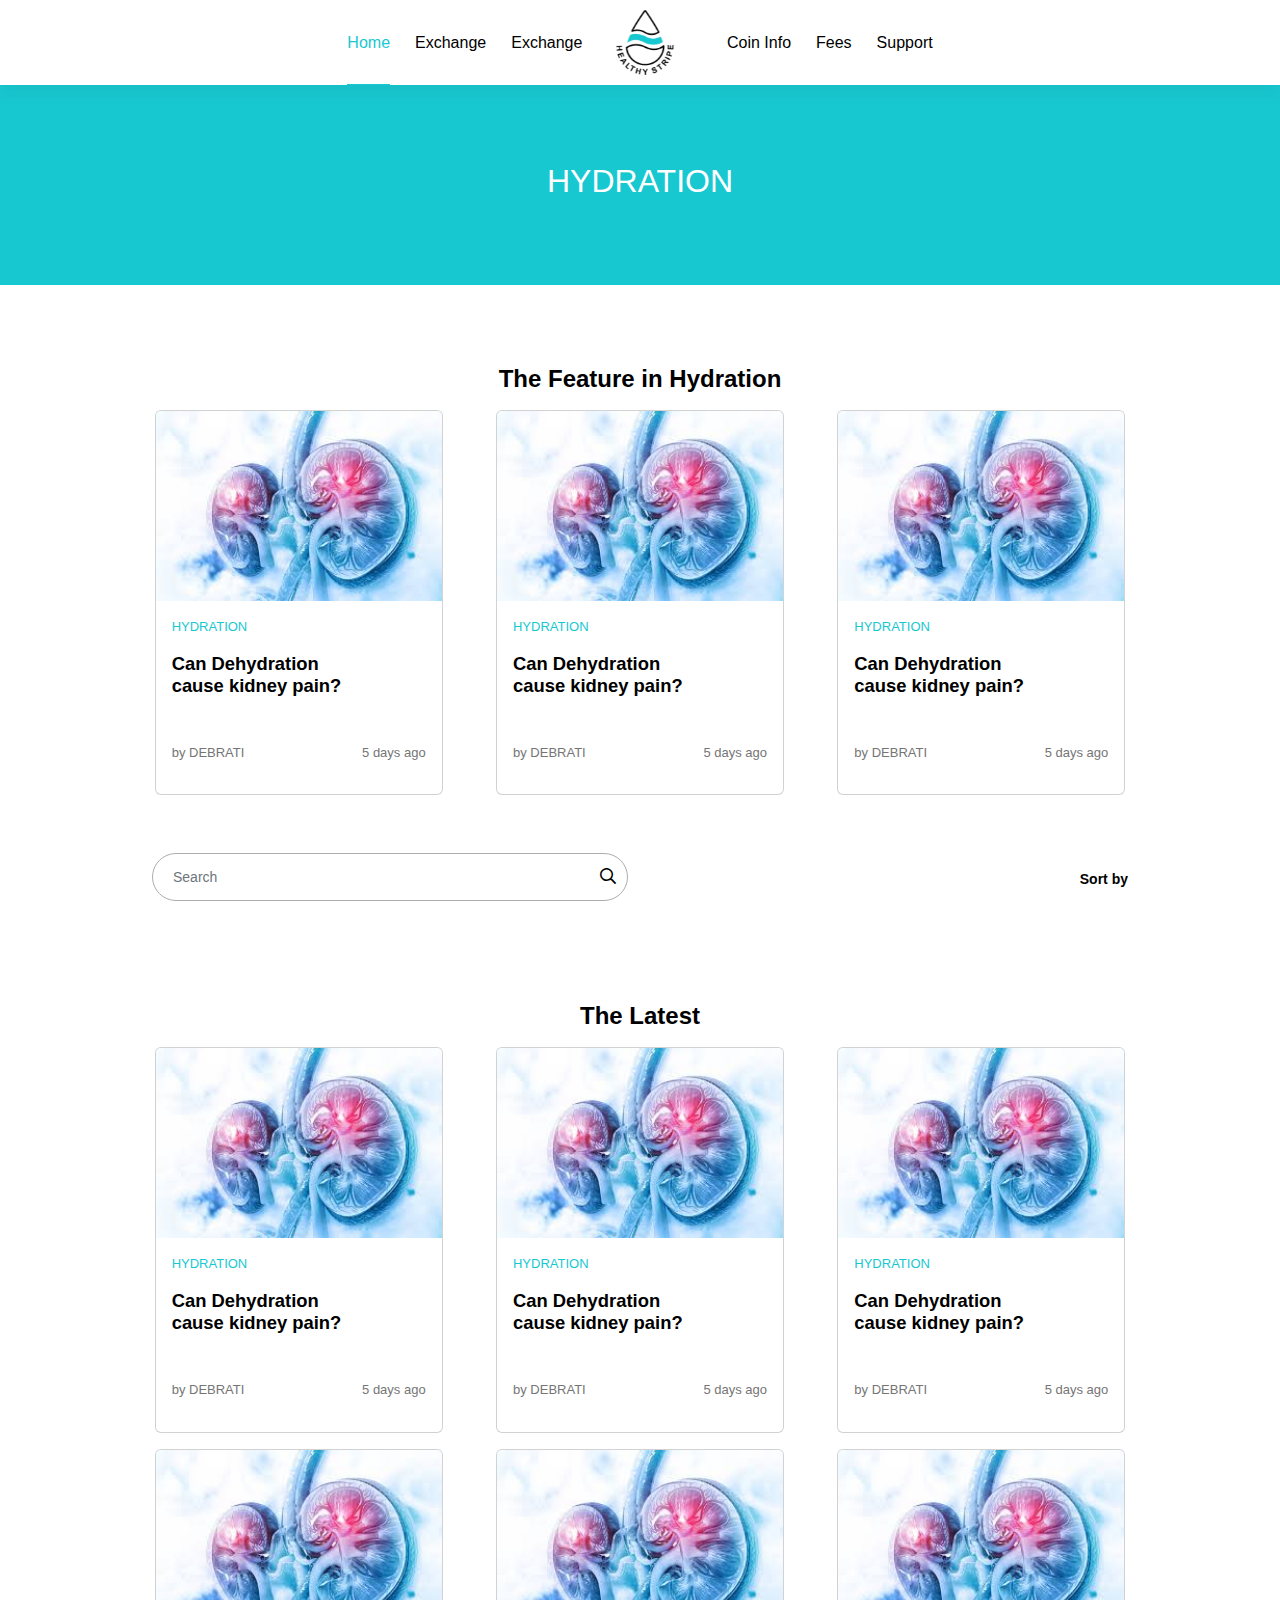
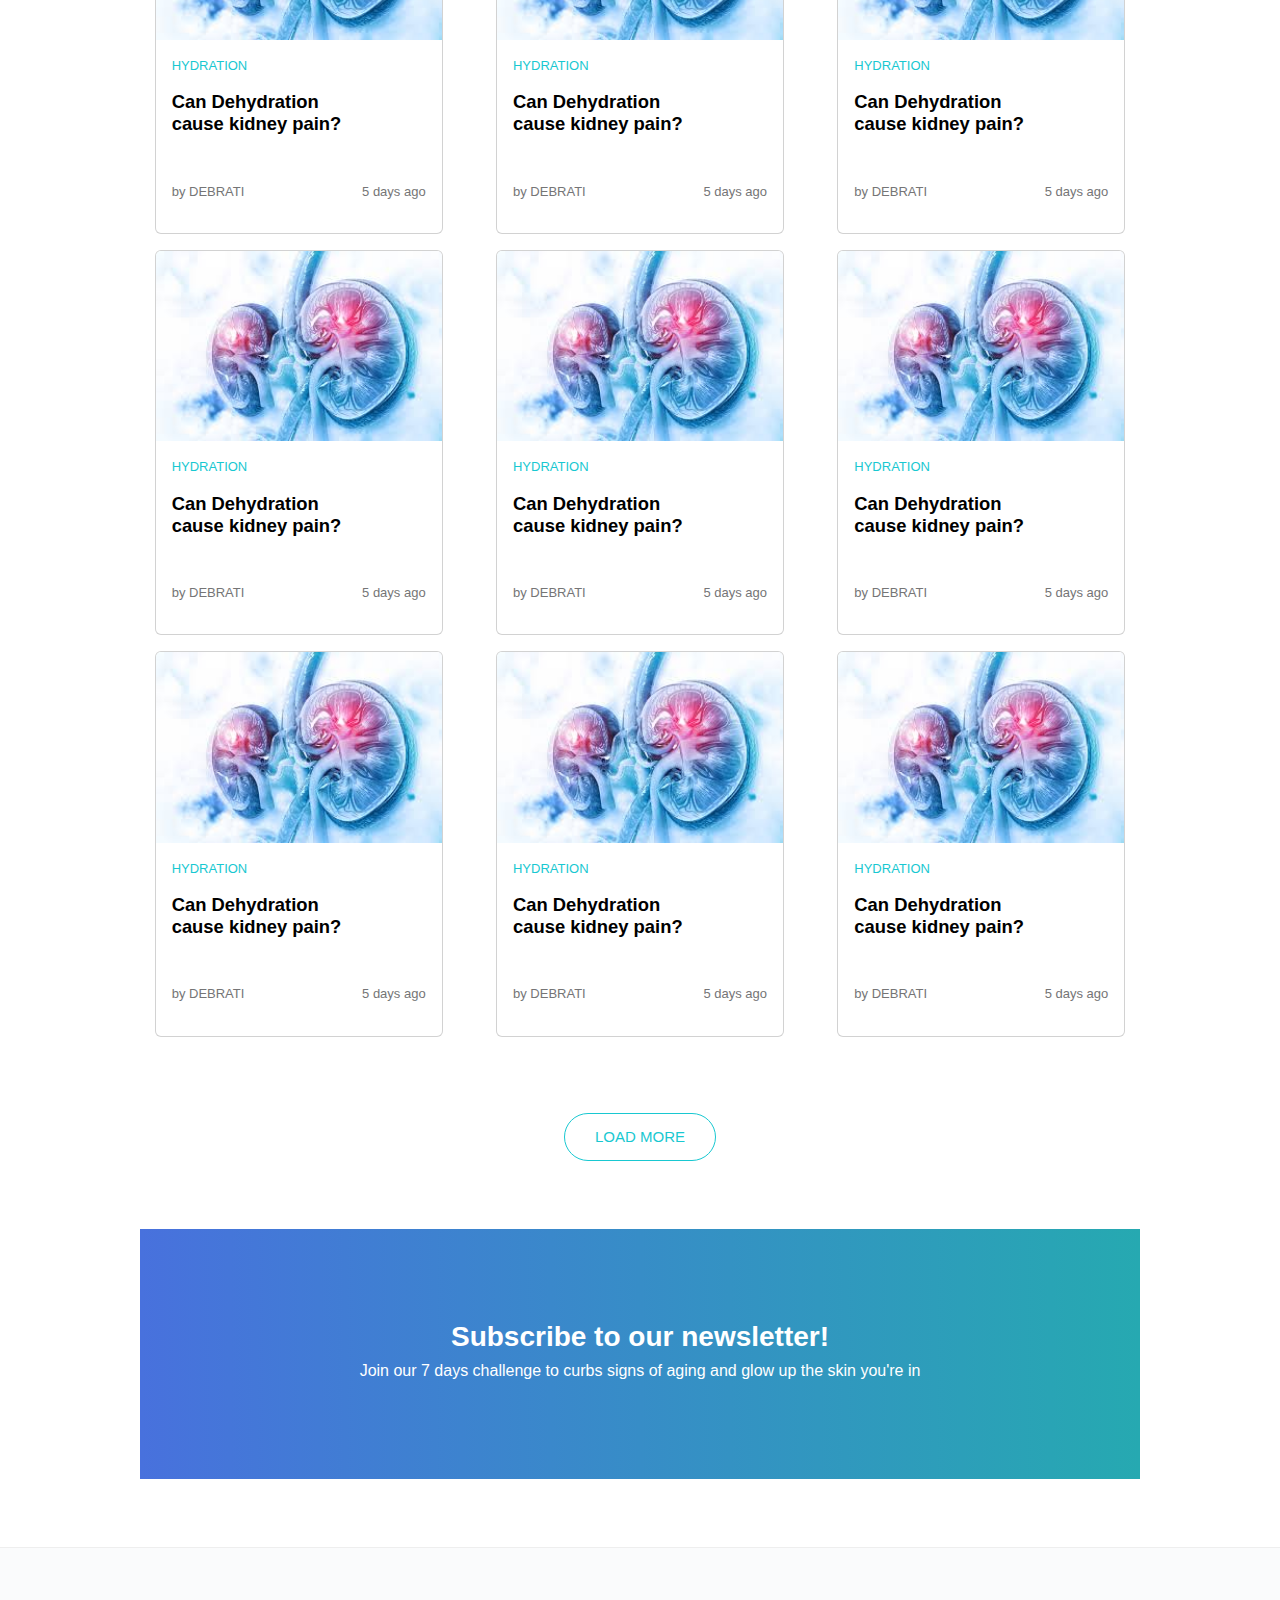
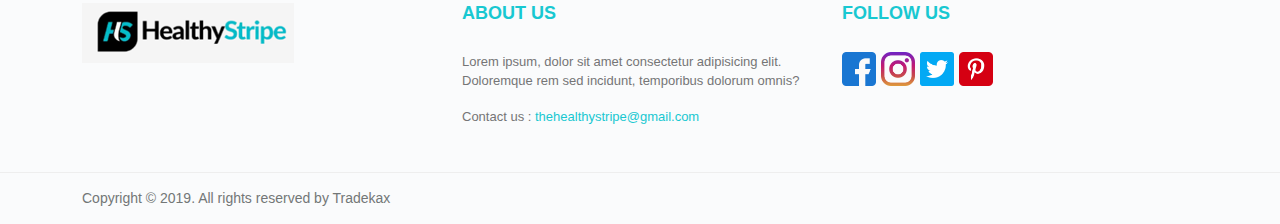
<file: index.html>
<!doctype html>
<html lang="en">

<head>
    <meta charset="utf-8">
    <meta name="viewport" content="width=device-width, initial-scale=1">
    <title>Homepage</title>
    <link rel="apple-touch-icon" sizes="57x57" href="img/favicon/apple-icon-57x57.png">
    <link rel="apple-touch-icon" sizes="60x60" href="img/favicon/apple-icon-60x60.png">
    <link rel="apple-touch-icon" sizes="72x72" href="img/favicon/apple-icon-72x72.png">
    <link rel="apple-touch-icon" sizes="76x76" href="img/favicon/apple-icon-76x76.png">
    <link rel="apple-touch-icon" sizes="114x114" href="img/favicon/apple-icon-114x114.png">
    <link rel="apple-touch-icon" sizes="120x120" href="img/favicon/apple-icon-120x120.png">
    <link rel="apple-touch-icon" sizes="144x144" href="img/favicon/apple-icon-144x144.png">
    <link rel="apple-touch-icon" sizes="152x152" href="img/favicon/apple-icon-152x152.png">
    <link rel="apple-touch-icon" sizes="180x180" href="img/favicon/apple-icon-180x180.png">
    <link rel="icon" type="image/png" sizes="192x192" href="img/favicon/android-icon-192x192.png">
    <link rel="icon" type="image/png" sizes="32x32" href="img/favicon/favicon-32x32.png">
    <link rel="icon" type="image/png" sizes="96x96" href="img/favicon/favicon-96x96.png">
    <link rel="icon" type="image/png" sizes="16x16" href="img/favicon/favicon-16x16.png">
    <link rel="manifest" href="img/favicon/manifest.json">
    <meta name="msapplication-TileColor" content="#ffffff">
    <meta name="msapplication-TileImage" content="img/favicon/ms-icon-144x144.png">
    <meta name="theme-color" content="#ffffff">

    <!-- Bootstrap 5.2.3 CSS -->
    <link rel="stylesheet" type="text/css" href="css/bootstrap.min.css">
    <!--  Font-Awesome-5 CSS -->
    <link rel="stylesheet" href="css/font-awesome.css">
    <!-- Swiper 8.1.5 -->
    <link rel="stylesheet" href="css/swiper-bundle.min.css">
    <!-- Custom CSS -->
    <link rel="stylesheet" type="text/css" href="css/style.css">
    <link rel="stylesheet" type="text/css" href="css/page2.css">
    <!-- Custom Responsive CSS -->
    <link rel="stylesheet" type="text/css" href="css/responsive.css">

</head>

<body>
    <!-- loader  -->
    <div class="loader-wrapper" style="display: none;">
        <div class="loader">
            <img src="img/logo.png" alt="">
        </div>
    </div>

    <!-- Header -->
    <header id="header" class="zindex100">
        <div class="container">
            <div class="row">
                <div class="col-12">
                    <nav class="navbar navbar-expand-lg">
                        <a class="navbar-brand d-lg-none" href="index.html">
                            <img src="img/logo.png" alt="">
                        </a>

                        <button class="navbar-toggler" type="button">
                            <span class="navbar-toggler-icon"></span>
                        </button>
                        <div class="overlay" style="display:none"></div>
                        <div class="collapse navbar-collapse">
                            <ul class="navbar-nav left_auto">
                                <li class="nav-item active">
                                    <a class="nav-link" href="index.html">Home</a>
                                </li>
                                <li class="nav-item">
                                    <a class="nav-link" href="javascript:void(0);">Exchange</a>
                                </li>
                                <li class="nav-item">
                                    <a class="nav-link" href="javascript:void(0);">Exchange</a>
                                </li>
                                <li class="nav-item mobile_none">
                                    <a class="navbar-brand" href="index.html">
                                        <img src="img/logo.png" alt="">
                                    </a>
                                </li>
                                <li class="nav-item">
                                    <a class="nav-link" href="javascript:void(0);">Coin Info</a>
                                </li>
                                <li class="nav-item">
                                    <a class="nav-link" href="javascript:void(0);">Fees</a>
                                </li>

                                <li class="nav-item">
                                    <a class="nav-link" href="javascript:void(0);">Support</a>
                                </li>
                            </ul>


                        </div>
                    </nav>
                </div>
            </div>
        </div>
    </header>










    <div class="p2-top-bar">
        <h2 class="p2-hydration-heading">HYDRATION</h2>
    </div>

    <div class="p2-container">

        <div>
            <h3 class="p2-feature-heading">The Feature in Hydration</h3>
        </div>
        <div class="row">
            <div class="col-lg-4 col-md-12 my-2">
                <div class="card mx-auto" style="width: 18rem;">
                    <img class="card-img-top" src="./img/heart.jpg" alt="Card image cap">
                    <div class="card-body">
                        <p class="p2-card-hydration">HYDRATION</p>
                        <h5 class="card-title p2-card-title">Can Dehydration cause kidney pain?</h5>
                        <div class="d-flex justify-content-between">
                            <p class="p2-card-author">by DEBRATI</p>
                            <p class="p2-card-author">5 days ago</p>
                        </div>

                    </div>
                </div>
            </div>
            <div class="col-lg-4 col-md-12 my-2">
                <div class="card mx-auto" style="width: 18rem;">
                    <img class="card-img-top" src="./img/heart.jpg" alt="Card image cap">
                    <div class="card-body">
                        <p class="p2-card-hydration">HYDRATION</p>
                        <h5 class="card-title p2-card-title">Can Dehydration cause kidney pain?</h5>
                        <div class="d-flex justify-content-between">
                            <p class="p2-card-author">by DEBRATI</p>
                            <p class="p2-card-author">5 days ago</p>
                        </div>

                    </div>
                </div>
            </div>
            <div class="col-lg-4 col-md-12 my-2">
                <div class="card mx-auto" style="width: 18rem;">
                    <img class="card-img-top" src="./img/heart.jpg" alt="Card image cap">
                    <div class="card-body">
                        <p class="p2-card-hydration">HYDRATION</p>
                        <h5 class="card-title p2-card-title">Can Dehydration cause kidney pain?</h5>
                        <div class="d-flex justify-content-between">
                            <p class="p2-card-author">by DEBRATI</p>
                            <p class="p2-card-author">5 days ago</p>
                        </div>

                    </div>
                </div>
            </div>
        </div>

        <div class="row p2-search-margin mx-auto mb-3">
            <div class="col-lg-6 col-md-12">
                <div class="form-group position-relative">
                    <input type="text" class="form-control" placeholder="Search">
                    <div class="verified"><i class="far fa-search"></i></div>
                </div>
            </div>
            <div class="col-lg-6 col-md-12 my-3">
                <p class="p2-sortby-text ">Sort by</p>
            </div>
        </div>

        <div>
            <h3 class="p2-feature-heading">The Latest</h3>
        </div>
        <div class="row">
            <div class="col-lg-4 col-md-6 col-sm-12 my-2">
                <div class="card mx-auto" style="width: 18rem;">
                    <img class="card-img-top" src="./img/heart.jpg" alt="Card image cap">
                    <div class="card-body">
                        <p class="p2-card-hydration">HYDRATION</p>
                        <h5 class="card-title p2-card-title">Can Dehydration cause kidney pain?</h5>
                        <div class="d-flex justify-content-between">
                            <p class="p2-card-author">by DEBRATI</p>
                            <p class="p2-card-author">5 days ago</p>
                        </div>

                    </div>
                </div>
            </div>
            <div class="col-lg-4 col-md-6 col-sm-12 my-2">
                <div class="card mx-auto" style="width: 18rem;">
                    <img class="card-img-top" src="./img/heart.jpg" alt="Card image cap">
                    <div class="card-body">
                        <p class="p2-card-hydration">HYDRATION</p>
                        <h5 class="card-title p2-card-title">Can Dehydration cause kidney pain?</h5>
                        <div class="d-flex justify-content-between">
                            <p class="p2-card-author">by DEBRATI</p>
                            <p class="p2-card-author">5 days ago</p>
                        </div>

                    </div>
                </div>
            </div>
            <div class="col-lg-4 col-md-6 col-sm-12 my-2">
                <div class="card mx-auto" style="width: 18rem;">
                    <img class="card-img-top" src="./img/heart.jpg" alt="Card image cap">
                    <div class="card-body">
                        <p class="p2-card-hydration">HYDRATION</p>
                        <h5 class="card-title p2-card-title">Can Dehydration cause kidney pain?</h5>
                        <div class="d-flex justify-content-between">
                            <p class="p2-card-author">by DEBRATI</p>
                            <p class="p2-card-author">5 days ago</p>
                        </div>

                    </div>
                </div>
            </div>
            <div class="col-lg-4 col-md-6 col-sm-12 my-2">
                <div class="card mx-auto" style="width: 18rem;">
                    <img class="card-img-top" src="./img/heart.jpg" alt="Card image cap">
                    <div class="card-body">
                        <p class="p2-card-hydration">HYDRATION</p>
                        <h5 class="card-title p2-card-title">Can Dehydration cause kidney pain?</h5>
                        <div class="d-flex justify-content-between">
                            <p class="p2-card-author">by DEBRATI</p>
                            <p class="p2-card-author">5 days ago</p>
                        </div>

                    </div>
                </div>
            </div>
            <div class="col-lg-4 col-md-6 col-sm-12 my-2">
                <div class="card mx-auto" style="width: 18rem;">
                    <img class="card-img-top" src="./img/heart.jpg" alt="Card image cap">
                    <div class="card-body">
                        <p class="p2-card-hydration">HYDRATION</p>
                        <h5 class="card-title p2-card-title">Can Dehydration cause kidney pain?</h5>
                        <div class="d-flex justify-content-between">
                            <p class="p2-card-author">by DEBRATI</p>
                            <p class="p2-card-author">5 days ago</p>
                        </div>

                    </div>
                </div>
            </div>
            <div class="col-lg-4 col-md-6 col-sm-12 my-2">
                <div class="card mx-auto" style="width: 18rem;">
                    <img class="card-img-top" src="./img/heart.jpg" alt="Card image cap">
                    <div class="card-body">
                        <p class="p2-card-hydration">HYDRATION</p>
                        <h5 class="card-title p2-card-title">Can Dehydration cause kidney pain?</h5>
                        <div class="d-flex justify-content-between">
                            <p class="p2-card-author">by DEBRATI</p>
                            <p class="p2-card-author">5 days ago</p>
                        </div>

                    </div>
                </div>
            </div>
            <div class="col-lg-4 col-md-6 col-sm-12 my-2">
                <div class="card mx-auto" style="width: 18rem;">
                    <img class="card-img-top" src="./img/heart.jpg" alt="Card image cap">
                    <div class="card-body">
                        <p class="p2-card-hydration">HYDRATION</p>
                        <h5 class="card-title p2-card-title">Can Dehydration cause kidney pain?</h5>
                        <div class="d-flex justify-content-between">
                            <p class="p2-card-author">by DEBRATI</p>
                            <p class="p2-card-author">5 days ago</p>
                        </div>

                    </div>
                </div>
            </div>
            <div class="col-lg-4 col-md-6 col-sm-12 my-2">
                <div class="card mx-auto" style="width: 18rem;">
                    <img class="card-img-top" src="./img/heart.jpg" alt="Card image cap">
                    <div class="card-body">
                        <p class="p2-card-hydration">HYDRATION</p>
                        <h5 class="card-title p2-card-title">Can Dehydration cause kidney pain?</h5>
                        <div class="d-flex justify-content-between">
                            <p class="p2-card-author">by DEBRATI</p>
                            <p class="p2-card-author">5 days ago</p>
                        </div>

                    </div>
                </div>
            </div>
            <div class="col-lg-4 col-md-6 col-sm-12 my-2">
                <div class="card mx-auto" style="width: 18rem;">
                    <img class="card-img-top" src="./img/heart.jpg" alt="Card image cap">
                    <div class="card-body">
                        <p class="p2-card-hydration">HYDRATION</p>
                        <h5 class="card-title p2-card-title">Can Dehydration cause kidney pain?</h5>
                        <div class="d-flex justify-content-between">
                            <p class="p2-card-author">by DEBRATI</p>
                            <p class="p2-card-author">5 days ago</p>
                        </div>

                    </div>
                </div>
            </div>
            <div class="col-lg-4 col-md-6 col-sm-12 my-2">
                <div class="card mx-auto" style="width: 18rem;">
                    <img class="card-img-top" src="./img/heart.jpg" alt="Card image cap">
                    <div class="card-body">
                        <p class="p2-card-hydration">HYDRATION</p>
                        <h5 class="card-title p2-card-title">Can Dehydration cause kidney pain?</h5>
                        <div class="d-flex justify-content-between">
                            <p class="p2-card-author">by DEBRATI</p>
                            <p class="p2-card-author">5 days ago</p>
                        </div>

                    </div>
                </div>
            </div>
            <div class="col-lg-4 col-md-6 col-sm-12 my-2">
                <div class="card mx-auto" style="width: 18rem;">
                    <img class="card-img-top" src="./img/heart.jpg" alt="Card image cap">
                    <div class="card-body">
                        <p class="p2-card-hydration">HYDRATION</p>
                        <h5 class="card-title p2-card-title">Can Dehydration cause kidney pain?</h5>
                        <div class="d-flex justify-content-between">
                            <p class="p2-card-author">by DEBRATI</p>
                            <p class="p2-card-author">5 days ago</p>
                        </div>

                    </div>
                </div>
            </div>
            <div class="col-lg-4 col-md-6 col-sm-12 my-2">
                <div class="card mx-auto" style="width: 18rem;">
                    <img class="card-img-top" src="./img/heart.jpg" alt="Card image cap">
                    <div class="card-body">
                        <p class="p2-card-hydration">HYDRATION</p>
                        <h5 class="card-title p2-card-title">Can Dehydration cause kidney pain?</h5>
                        <div class="d-flex justify-content-between">
                            <p class="p2-card-author">by DEBRATI</p>
                            <p class="p2-card-author">5 days ago</p>
                        </div>

                    </div>
                </div>
            </div>
        </div>

        <div class="btn_block text-center mt-5">
            <a href="#!" class="quote-btn">LOAD MORE
            </a>
        </div>

        <div class="p2-subscribe-card">
            <h3 class="p2-newsletter-text text-center">Subscribe to our newsletter!</h3>
            <h4 class="p2-secondary-newsletter-text text-center">Join our 7 days challenge to curbs signs of aging
                and glow up the
                skin you're in</h4>
        </div>

    </div>














    <footer class="footer_wrapper">
        <div class="container">
            <div class="row">
                <div class="col-md-12 col-lg-12 col-xl-12 order-xl-1 order-lg-1">
                    <div class="row">
                        <div class="col-6 col-md-4  mb-3 mb-sm-0">
                            <img src="./img/namelogo.png">
                        </div>
                        <div class="col-6 col-md-4  mb-3 mb-sm-0">
                            <h6 class="p2-abt-us">ABOUT US</h6>
                            <p class="p2-below-abtus">Lorem ipsum, dolor sit amet consectetur adipisicing elit. Doloremque rem sed incidunt, temporibus dolorum omnis?</p>
                            <p class="p2-below-abtus">Contact us : <span class="p2-footer-email">thehealthystripe@gmail.com</span></p>
                        </div>
                        <div class="col-6 col-md-4 mb-3 mb-sm-0">
                            <h6 class="p2-abt-us" >FOLLOW US</h6>
                            <div class="d-flex justify-content-start">
                                <img class="p2-followup-icon" src="./img/facebook.png">
                                <img class="p2-followup-icon" src="./img/instagram.png">
                                <img class="p2-followup-icon" src="./img/twitter.png">
                                <img class="p2-followup-icon" src="./img/pinterest.png">
                            </div>
                        </div>

                    </div>
                </div>
            </div>
        </div>
        <div class="copyright">
            <div class="container">
                <div class="row align-items-center">
                    <div class="col-sm-12">
                        <span>
                            Copyright © 2019. All rights reserved by Tradekax
                        </span>
                    </div>

                </div>
            </div>
        </div>
    </footer>

    <a href="javascript:void(0)" id="top-button" class="back_top">
        <span>
            <svg xmlns="http://www.w3.org/2000/svg" viewBox="0 0 25 25" fill="none">
                <mask id="mask0_511_55" style="mask-type:alpha" maskUnits="userSpaceOnUse" x="0" y="0" width="25"
                    height="25">
                    <rect x="0.5" y="0.25" width="24" height="24" fill="currentColor" />
                </mask>
                <g mask="url(#mask0_511_55)">
                    <path
                        d="M11.5 22.25V6.075L6.9 10.65L5.5 9.25L12.5 2.25L19.5 9.25L18.1 10.675L13.5 6.075V22.25H11.5Z"
                        fill="currentColor" />
                </g>
            </svg>
        </span>
    </a>



    <script src="https://ajax.googleapis.com/ajax/libs/jquery/3.6.1/jquery.min.js"></script>
    <!-- Bootstrap v5.2.3  -->
    <script src="https://cdn.jsdelivr.net/npm/bootstrap@5.0.2/dist/js/bootstrap.bundle.min.js"
        integrity="sha384-MrcW6ZMFYlzcLA8Nl+NtUVF0sA7MsXsP1UyJoMp4YLEuNSfAP+JcXn/tWtIaxVXM"
        crossorigin="anonymous"></script>
    <!-- Swiper 8.1.5 -->
    <script src="js/swiper-bundle.min.js"></script>
    <script src="js/script.js"></script>

    <script>
        var swiper = new Swiper(".mySwiper", {
            spaceBetween: 20,
            pagination: {
                el: ".swiper-pagination",
                clickable: true,
            },
        });


        var swiper = new Swiper(".partners-swiper", {
            spaceBetween: 15,
            speed: 1000,
            loop: true,
            pagination: {
                el: ".swiper-pagination",
                clickable: true,
            },
            navigation: {
                nextEl: ".swiper-button-next",
                prevEl: ".swiper-button-prev"
            },
            autoplay: {
                delay: 1000,
                disableOnInteraction: false,
                pauseOnMouseEnter: true,
            },
            breakpoints: {
                0: {
                    slidesPerView: 1,
                },
                575: {
                    slidesPerView: 2,
                },
                767: {
                    slidesPerView: 4,
                },
                991: {
                    slidesPerView: 4,
                },
                1200: {
                    slidesPerView: 5,
                },
            },
        });
    </script>
</body>

</html>
</file>
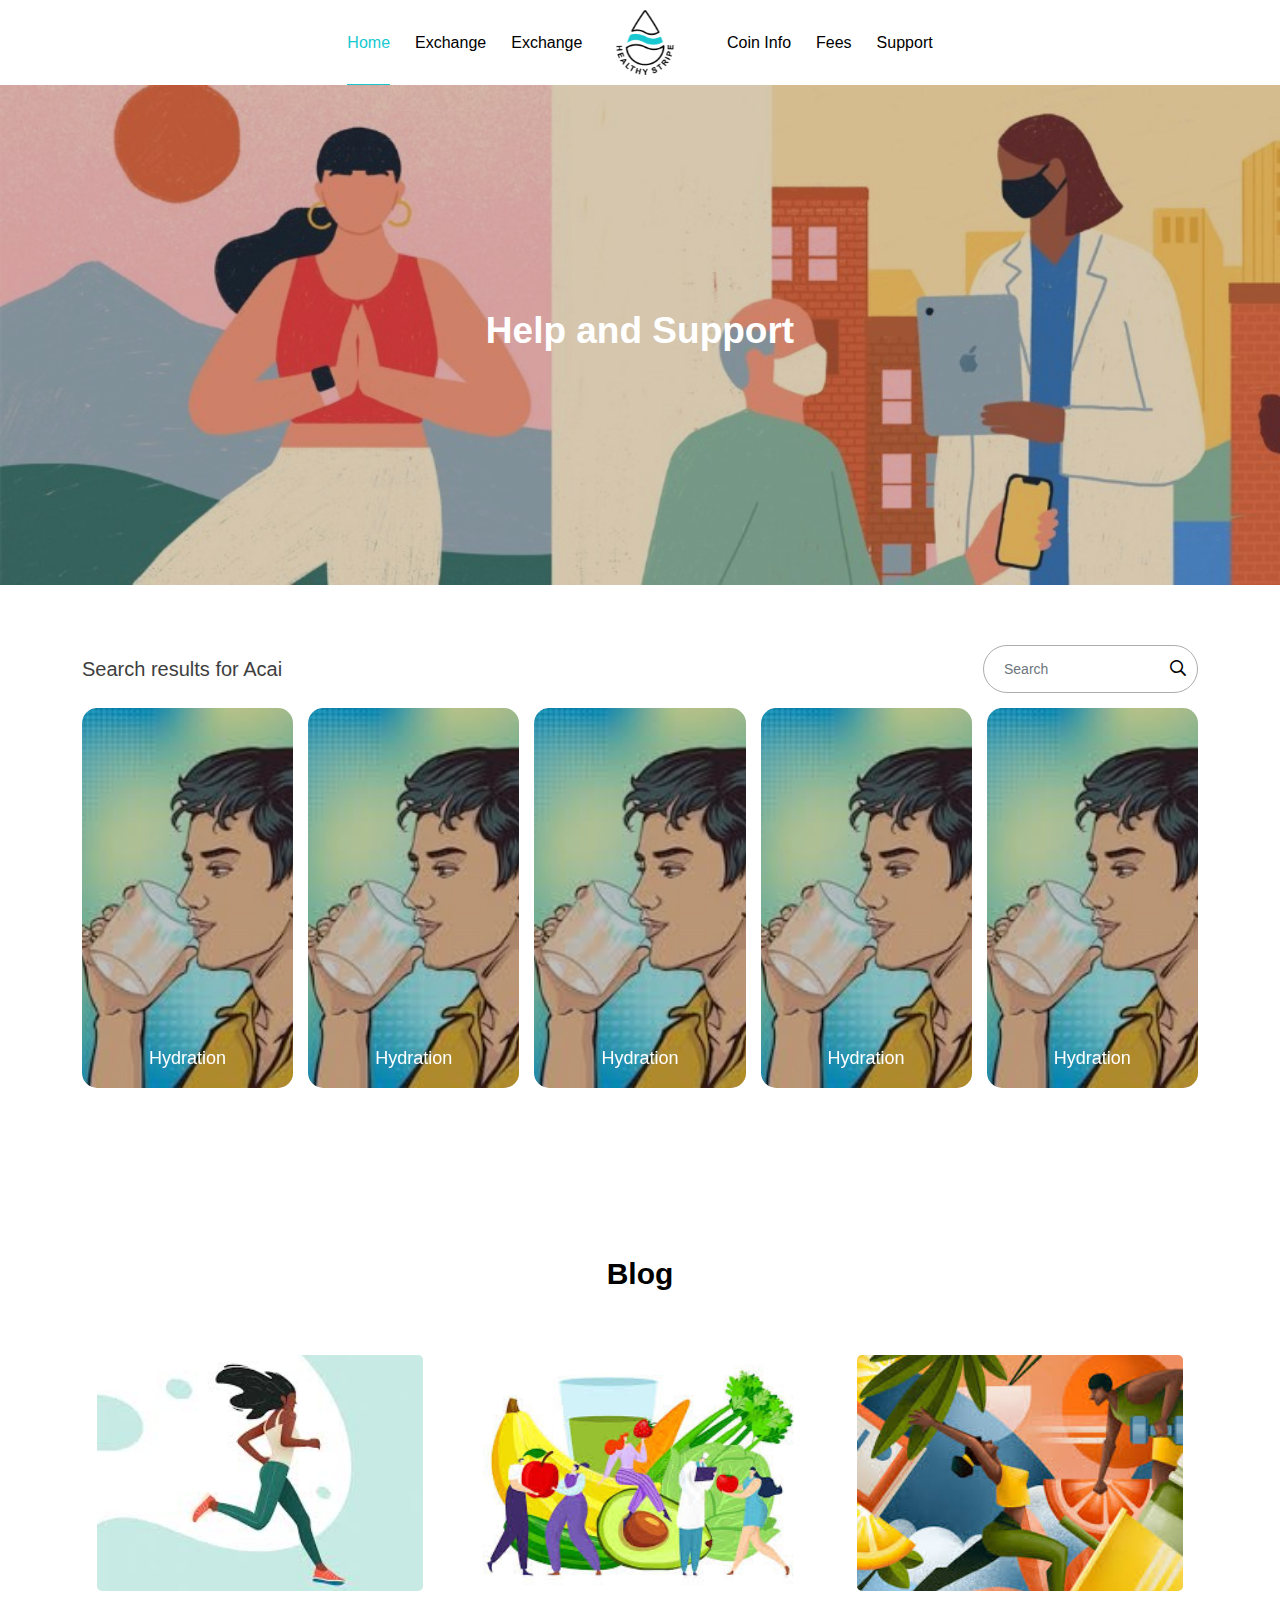
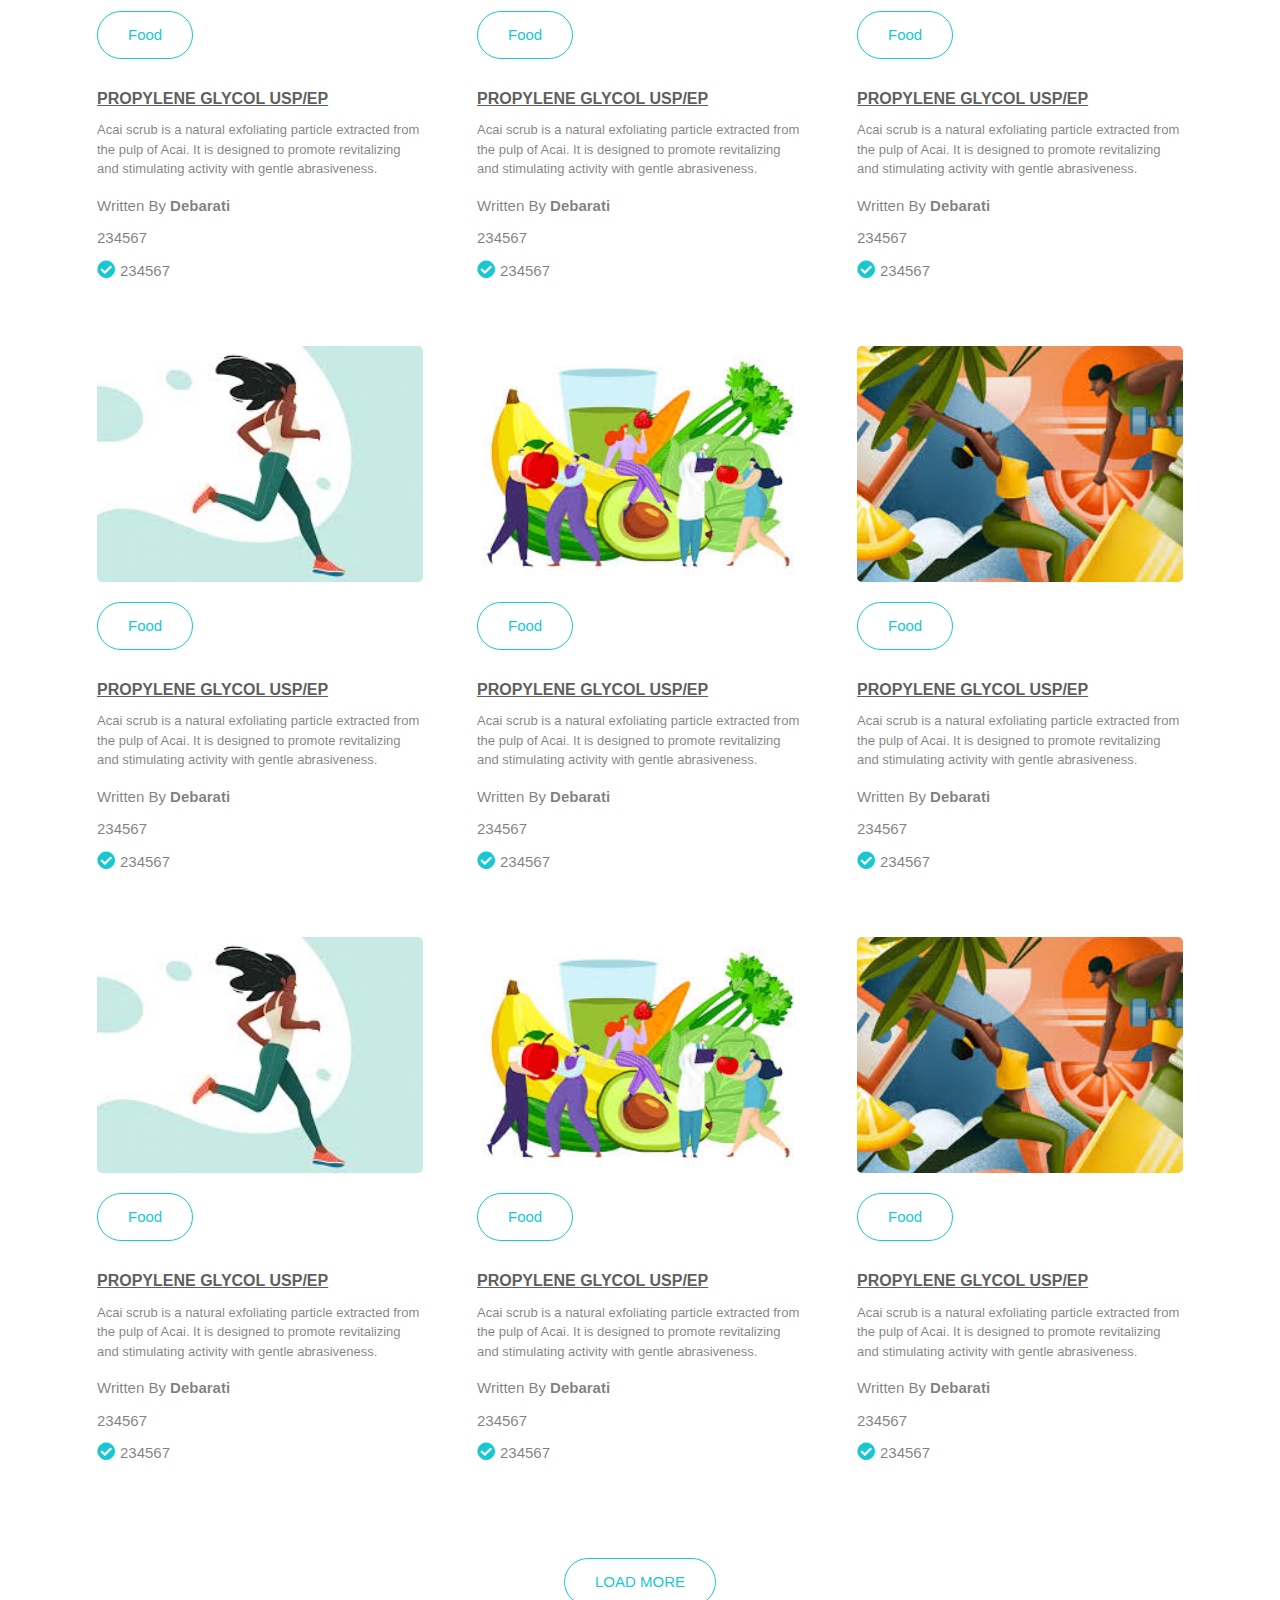
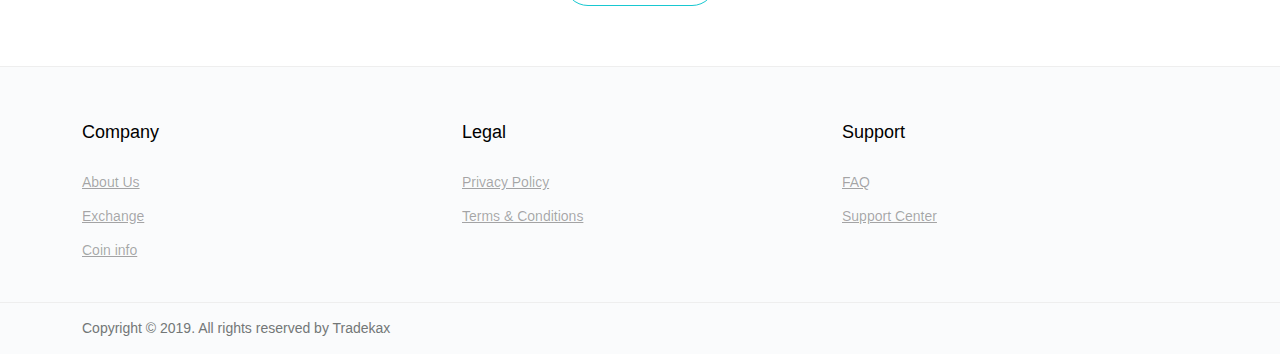
<file: page1.html>
<!doctype html>
<html lang="en">

<head>
    <meta charset="utf-8">
    <meta name="viewport" content="width=device-width, initial-scale=1">
    <title>Homepage</title>
    <link rel="apple-touch-icon" sizes="57x57" href="img/favicon/apple-icon-57x57.png">
    <link rel="apple-touch-icon" sizes="60x60" href="img/favicon/apple-icon-60x60.png">
    <link rel="apple-touch-icon" sizes="72x72" href="img/favicon/apple-icon-72x72.png">
    <link rel="apple-touch-icon" sizes="76x76" href="img/favicon/apple-icon-76x76.png">
    <link rel="apple-touch-icon" sizes="114x114" href="img/favicon/apple-icon-114x114.png">
    <link rel="apple-touch-icon" sizes="120x120" href="img/favicon/apple-icon-120x120.png">
    <link rel="apple-touch-icon" sizes="144x144" href="img/favicon/apple-icon-144x144.png">
    <link rel="apple-touch-icon" sizes="152x152" href="img/favicon/apple-icon-152x152.png">
    <link rel="apple-touch-icon" sizes="180x180" href="img/favicon/apple-icon-180x180.png">
    <link rel="icon" type="image/png" sizes="192x192" href="img/favicon/android-icon-192x192.png">
    <link rel="icon" type="image/png" sizes="32x32" href="img/favicon/favicon-32x32.png">
    <link rel="icon" type="image/png" sizes="96x96" href="img/favicon/favicon-96x96.png">
    <link rel="icon" type="image/png" sizes="16x16" href="img/favicon/favicon-16x16.png">
    <link rel="manifest" href="img/favicon/manifest.json">
    <meta name="msapplication-TileColor" content="#ffffff">
    <meta name="msapplication-TileImage" content="img/favicon/ms-icon-144x144.png">
    <meta name="theme-color" content="#ffffff">

    <!-- Bootstrap 5.2.3 CSS -->
    <link rel="stylesheet" type="text/css" href="css/bootstrap.min.css">
    <!--  Font-Awesome-5 CSS -->
    <link rel="stylesheet" href="css/font-awesome.css">
    <!-- Swiper 8.1.5 -->
    <link rel="stylesheet" href="css/swiper-bundle.min.css">
    <!-- Custom CSS -->
    <link rel="stylesheet" type="text/css" href="css/style.css">
    <!-- Custom Responsive CSS -->
    <link rel="stylesheet" type="text/css" href="css/responsive.css">

</head>

<body>
    <!-- loader  -->
    <div class="loader-wrapper" style="display: none;">
        <div class="loader">
            <img src="img/logo.png" alt="">
        </div>
    </div>

    <!-- Header -->
    <header id="header">
        <div class="container">
            <div class="row">
                <div class="col-12">
                    <nav class="navbar navbar-expand-lg">
                        <a class="navbar-brand d-lg-none" href="index.html">
                            <img src="img/logo.png" alt="">
                        </a>

                        <button class="navbar-toggler" type="button">
                            <span class="navbar-toggler-icon"></span>
                        </button>
                        <div class="overlay" style="display:none"></div>
                        <div class="collapse navbar-collapse">
                            <ul class="navbar-nav left_auto">
                                <li class="nav-item active">
                                    <a class="nav-link" href="index.html">Home</a>
                                </li>
                                <li class="nav-item">
                                    <a class="nav-link" href="javascript:void(0);">Exchange</a>
                                </li>
                                <li class="nav-item">
                                    <a class="nav-link" href="javascript:void(0);">Exchange</a>
                                </li>
                                <li class="nav-item mobile_none">
                                    <a class="navbar-brand" href="index.html">
                                        <img src="img/logo.png" alt="">
                                    </a>
                                </li>
                                <li class="nav-item">
                                    <a class="nav-link" href="javascript:void(0);">Coin Info</a>
                                </li>
                                <li class="nav-item">
                                    <a class="nav-link" href="javascript:void(0);">Fees</a>
                                </li>

                                <li class="nav-item">
                                    <a class="nav-link" href="javascript:void(0);">Support</a>
                                </li>
                            </ul>


                        </div>
                    </nav>
                </div>
            </div>
        </div>
    </header>



    <section class="same_page_heading section_padding hero_banner">
        <div class="container">
            <div class="row">
                <div class="col-sm-12 col-md-12 col-lg-12">
                    <div class="text-center other_page_inner">
                        <div class="page_heading">
                            <h1>Help and Support</h1>

                        </div>

                    </div>
                </div>
            </div>
        </div>
    </section>

    <section class="slider_section section_padding">
        <div class="container">
            <div class="top_filter_bar">
                <div class="top_filter_heading">
                    <h2>Search results for Acai</h2>
                </div>
                <div class="top_filter_select">
                    <div class="form-group position-relative">                       
                        <input type="text" class="form-control" placeholder="Search">
                        <div class="verified"><i class="far fa-search"></i></div>
                    </div>
                </div>
            </div>
            <div class="swiper partners-swiper">
                <div class="swiper-wrapper">
                    <div class="swiper-slide">
                        <div class="slide_card">
                            <img src="img/topic.jpg" alt="">
                            <div class="tittle">
                                <h3>Hydration</h3>
                            </div>
                        </div>


                    </div>

                    <div class="swiper-slide">
                        <div class="slide_card">
                            <img src="img/topic.jpg" alt="">
                            <div class="tittle">
                                <h3>Hydration</h3>
                            </div>
                        </div>


                    </div>

                    <div class="swiper-slide">
                        <div class="slide_card">
                            <img src="img/topic.jpg" alt="">
                            <div class="tittle">
                                <h3>Hydration</h3>
                            </div>
                        </div>


                    </div>

                    <div class="swiper-slide">
                        <div class="slide_card">
                            <img src="img/topic.jpg" alt="">
                            <div class="tittle">
                                <h3>Hydration</h3>
                            </div>
                        </div>


                    </div>

                    <div class="swiper-slide">
                        <div class="slide_card">
                            <img src="img/topic.jpg" alt="">
                            <div class="tittle">
                                <h3>Hydration</h3>
                            </div>
                        </div>


                    </div>

                    <div class="swiper-slide">
                        <div class="slide_card">
                            <img src="img/topic.jpg" alt="">
                            <div class="tittle">
                                <h3>Hydration</h3>
                            </div>
                        </div>


                    </div>
                    <div class="swiper-slide">
                        <div class="slide_card">
                            <img src="img/topic.jpg" alt="">
                            <div class="tittle">
                                <h3>Hydration</h3>
                            </div>
                        </div>


                    </div>

                </div>
            </div>
        </div>
    </section>

    <section class="product_section section_padding">
        <div class="container">
            <div class="text-center m-5">
               
                <h2 class="section-heading">
                   Blog
                </h2>
            </div>
            <div class="right_block_wrapper">


                <div class="product_list">
                    <div class="row g-4">
                        <div class="col-sm-12 col-md-6 col-lg-6 col-xl-4">
                            <div class="product_card">
                                <div class="product_img position-relative">
                                    <a href="javascript:void(0)"><img src="img/blog1.jpg" alt="#"></a>
                                   
                                </div>
                                <div class="product_details">
                                    <div class="btn_block">
                                        <a href="#!" class="quote-btn">Food
                                        </a>
                                    </div>
                                    <div class="tittle_dis_block">
                                        <h3><a href="javascript:void(0)">PROPYLENE GLYCOL USP/EP</a></h3>
                                        <p>Acai scrub is a natural exfoliating particle extracted from the pulp of Acai.
                                            It is designed to promote revitalizing and stimulating activity with gentle
                                            abrasiveness.</p>
                                    </div>
                                    <div class="getbtn_block">
                                        <div class="product_id">
                                            <span>Written By</span> Debarati 
                                        </div>
                                        <div class="product_id">
                                          <span>234567</span>
                                        </div>
                                        <div class="product_id">
                                            <i class="fas fa-check-circle"></i><span>234567</span>
                                        </div>
                                       
                                    </div>
                                </div>
                            </div>
                        </div>
                        <div class="col-sm-12 col-md-6 col-lg-6 col-xl-4">
                            <div class="product_card">
                                <div class="product_img position-relative">
                                    <a href="javascript:void(0)"><img src="img/blog2.jpg" alt="#"></a>
                                  
                                </div>
                                <div class="product_details">
                                    <div class="btn_block">
                                        <a href="#!" class="quote-btn">Food
                                        </a>
                                    </div>
                                    <div class="tittle_dis_block">
                                        <h3><a href="javascript:void(0)">PROPYLENE GLYCOL USP/EP</a></h3>
                                        <p>Acai scrub is a natural exfoliating particle extracted from the pulp of Acai.
                                            It is designed to promote revitalizing and stimulating activity with gentle
                                            abrasiveness.</p>
                                    </div>
                                    <div class="getbtn_block">
                                        <div class="product_id">
                                            <span>Written By</span> Debarati 
                                        </div>
                                        <div class="product_id">
                                          <span>234567</span>
                                        </div>
                                        <div class="product_id">
                                            <i class="fas fa-check-circle"></i><span>234567</span>
                                        </div>
                                       
                                    </div>
                                </div>
                            </div>
                        </div>
                        <div class="col-sm-12 col-md-6 col-lg-6 col-xl-4">
                            <div class="product_card">
                                <div class="product_img position-relative">
                                    <a href="javascript:void(0)"><img src="img/blog3.jpg" alt="#"></a>
                                   
                                </div>
                                <div class="product_details">
                                    <div class="btn_block">
                                        <a href="#!" class="quote-btn">Food
                                        </a>
                                    </div>
                                    <div class="tittle_dis_block">
                                        <h3><a href="javascript:void(0)">PROPYLENE GLYCOL USP/EP</a></h3>
                                        <p>Acai scrub is a natural exfoliating particle extracted from the pulp of Acai.
                                            It is designed to promote revitalizing and stimulating activity with gentle
                                            abrasiveness.</p>
                                    </div>
                                    <div class="getbtn_block">
                                        <div class="product_id">
                                            <span>Written By</span> Debarati 
                                        </div>
                                        <div class="product_id">
                                          <span>234567</span>
                                        </div>
                                        <div class="product_id">
                                            <i class="fas fa-check-circle"></i><span>234567</span>
                                        </div>
                                       
                                    </div>
                                </div>
                            </div>
                        </div>

                        <div class="col-sm-12 col-md-6 col-lg-6 col-xl-4">
                            <div class="product_card">
                                <div class="product_img position-relative">
                                    <a href="javascript:void(0)"><img src="img/blog1.jpg" alt="#"></a>
                                   
                                </div>
                                <div class="product_details">
                                    <div class="btn_block">
                                        <a href="#!" class="quote-btn">Food
                                        </a>
                                    </div>
                                    <div class="tittle_dis_block">
                                        <h3><a href="javascript:void(0)">PROPYLENE GLYCOL USP/EP</a></h3>
                                        <p>Acai scrub is a natural exfoliating particle extracted from the pulp of Acai.
                                            It is designed to promote revitalizing and stimulating activity with gentle
                                            abrasiveness.</p>
                                    </div>
                                    <div class="getbtn_block">
                                        <div class="product_id">
                                            <span>Written By</span> Debarati 
                                        </div>
                                        <div class="product_id">
                                          <span>234567</span>
                                        </div>
                                        <div class="product_id">
                                            <i class="fas fa-check-circle"></i><span>234567</span>
                                        </div>
                                       
                                    </div>
                                </div>
                            </div>
                        </div>
                        <div class="col-sm-12 col-md-6 col-lg-6 col-xl-4">
                            <div class="product_card">
                                <div class="product_img position-relative">
                                    <a href="javascript:void(0)"><img src="img/blog2.jpg" alt="#"></a>
                                  
                                </div>
                                <div class="product_details">
                                    <div class="btn_block">
                                        <a href="#!" class="quote-btn">Food
                                        </a>
                                    </div>
                                    <div class="tittle_dis_block">
                                        <h3><a href="javascript:void(0)">PROPYLENE GLYCOL USP/EP</a></h3>
                                        <p>Acai scrub is a natural exfoliating particle extracted from the pulp of Acai.
                                            It is designed to promote revitalizing and stimulating activity with gentle
                                            abrasiveness.</p>
                                    </div>
                                    <div class="getbtn_block">
                                        <div class="product_id">
                                            <span>Written By</span> Debarati 
                                        </div>
                                        <div class="product_id">
                                          <span>234567</span>
                                        </div>
                                        <div class="product_id">
                                            <i class="fas fa-check-circle"></i><span>234567</span>
                                        </div>
                                       
                                    </div>
                                </div>
                            </div>
                        </div>
                        <div class="col-sm-12 col-md-6 col-lg-6 col-xl-4">
                            <div class="product_card">
                                <div class="product_img position-relative">
                                    <a href="javascript:void(0)"><img src="img/blog3.jpg" alt="#"></a>
                                   
                                </div>
                                <div class="product_details">
                                    <div class="btn_block">
                                        <a href="#!" class="quote-btn">Food
                                        </a>
                                    </div>
                                    <div class="tittle_dis_block">
                                        <h3><a href="javascript:void(0)">PROPYLENE GLYCOL USP/EP</a></h3>
                                        <p>Acai scrub is a natural exfoliating particle extracted from the pulp of Acai.
                                            It is designed to promote revitalizing and stimulating activity with gentle
                                            abrasiveness.</p>
                                    </div>
                                    <div class="getbtn_block">
                                        <div class="product_id">
                                            <span>Written By</span> Debarati 
                                        </div>
                                        <div class="product_id">
                                          <span>234567</span>
                                        </div>
                                        <div class="product_id">
                                            <i class="fas fa-check-circle"></i><span>234567</span>
                                        </div>
                                       
                                    </div>
                                </div>
                            </div>
                        </div>
                        <div class="col-sm-12 col-md-6 col-lg-6 col-xl-4">
                            <div class="product_card">
                                <div class="product_img position-relative">
                                    <a href="javascript:void(0)"><img src="img/blog1.jpg" alt="#"></a>
                                   
                                </div>
                                <div class="product_details">
                                    <div class="btn_block">
                                        <a href="#!" class="quote-btn">Food
                                        </a>
                                    </div>
                                    <div class="tittle_dis_block">
                                        <h3><a href="javascript:void(0)">PROPYLENE GLYCOL USP/EP</a></h3>
                                        <p>Acai scrub is a natural exfoliating particle extracted from the pulp of Acai.
                                            It is designed to promote revitalizing and stimulating activity with gentle
                                            abrasiveness.</p>
                                    </div>
                                    <div class="getbtn_block">
                                        <div class="product_id">
                                            <span>Written By</span> Debarati 
                                        </div>
                                        <div class="product_id">
                                          <span>234567</span>
                                        </div>
                                        <div class="product_id">
                                            <i class="fas fa-check-circle"></i><span>234567</span>
                                        </div>
                                       
                                    </div>
                                </div>
                            </div>
                        </div>
                        <div class="col-sm-12 col-md-6 col-lg-6 col-xl-4">
                            <div class="product_card">
                                <div class="product_img position-relative">
                                    <a href="javascript:void(0)"><img src="img/blog2.jpg" alt="#"></a>
                                  
                                </div>
                                <div class="product_details">
                                    <div class="btn_block">
                                        <a href="#!" class="quote-btn">Food
                                        </a>
                                    </div>
                                    <div class="tittle_dis_block">
                                        <h3><a href="javascript:void(0)">PROPYLENE GLYCOL USP/EP</a></h3>
                                        <p>Acai scrub is a natural exfoliating particle extracted from the pulp of Acai.
                                            It is designed to promote revitalizing and stimulating activity with gentle
                                            abrasiveness.</p>
                                    </div>
                                    <div class="getbtn_block">
                                        <div class="product_id">
                                            <span>Written By</span> Debarati 
                                        </div>
                                        <div class="product_id">
                                          <span>234567</span>
                                        </div>
                                        <div class="product_id">
                                            <i class="fas fa-check-circle"></i><span>234567</span>
                                        </div>
                                       
                                    </div>
                                </div>
                            </div>
                        </div>
                        <div class="col-sm-12 col-md-6 col-lg-6 col-xl-4">
                            <div class="product_card">
                                <div class="product_img position-relative">
                                    <a href="javascript:void(0)"><img src="img/blog3.jpg" alt="#"></a>
                                   
                                </div>
                                <div class="product_details">
                                    <div class="btn_block">
                                        <a href="#!" class="quote-btn">Food
                                        </a>
                                    </div>
                                    <div class="tittle_dis_block">
                                        <h3><a href="javascript:void(0)">PROPYLENE GLYCOL USP/EP</a></h3>
                                        <p>Acai scrub is a natural exfoliating particle extracted from the pulp of Acai.
                                            It is designed to promote revitalizing and stimulating activity with gentle
                                            abrasiveness.</p>
                                    </div>
                                    <div class="getbtn_block">
                                        <div class="product_id">
                                            <span>Written By</span> Debarati 
                                        </div>
                                        <div class="product_id">
                                          <span>234567</span>
                                        </div>
                                        <div class="product_id">
                                            <i class="fas fa-check-circle"></i><span>234567</span>
                                        </div>
                                       
                                    </div>
                                </div>
                            </div>
                        </div>
                  
                    </div>
                    <div>
                        <div class="btn_block text-center mt-5">
                            <a href="#!" class="quote-btn">LOAD MORE
                            </a>
                        </div>
                    </div>
                </div>

            </div>
        </div>
    </section>






    <footer class="footer_wrapper">
        <div class="container">
            <div class="row">              
                <div class="col-md-12 col-lg-12 col-xl-12 order-xl-1 order-lg-1">
                    <div class="row">
                        <div class="col-6 col-md-4  mb-3 mb-sm-0">
                            <h6>Company</h6>
                            <ul class="footer-links">
                                <li> <a href="#">About Us</a> </li>
                                <li> <a href="./Page2.html">Exchange</a> </li>
                                <li> <a href="#">Coin info</a> </li>
                            </ul>
                        </div>
                        <div class="col-6 col-md-4  mb-3 mb-sm-0">
                            <h6>Legal</h6>
                            <ul class="footer-links">
                                <li><a href="#">Privacy Policy</a></li>
                                <li><a href="#">Terms & Conditions</a></li>
                            </ul>
                        </div>
                        <div class="col-6 col-md-4 mb-3 mb-sm-0">
                            <h6>Support</h6>
                            <ul class="footer-links">
                                <li><a href="#">FAQ</a></li>
                                <li><a href="#">Support Center</a></li>
                            </ul>
                        </div>
                       
                    </div>
                </div>
            </div>
        </div>
        <div class="copyright">
            <div class="container">
                <div class="row align-items-center">
                    <div class="col-sm-12">
                        <span>
                            Copyright © 2019. All rights reserved by Tradekax
                        </span>
                    </div>

                </div>
            </div>
        </div>
    </footer>

    <a href="javascript:void(0)" id="top-button" class="back_top">
        <span>
            <svg xmlns="http://www.w3.org/2000/svg" viewBox="0 0 25 25" fill="none">
                <mask id="mask0_511_55" style="mask-type:alpha" maskUnits="userSpaceOnUse" x="0" y="0" width="25"
                    height="25">
                    <rect x="0.5" y="0.25" width="24" height="24" fill="currentColor" />
                </mask>
                <g mask="url(#mask0_511_55)">
                    <path
                        d="M11.5 22.25V6.075L6.9 10.65L5.5 9.25L12.5 2.25L19.5 9.25L18.1 10.675L13.5 6.075V22.25H11.5Z"
                        fill="currentColor" />
                </g>
            </svg>
        </span>
    </a>



    <script src="https://ajax.googleapis.com/ajax/libs/jquery/3.6.1/jquery.min.js"></script>
    <!-- Bootstrap v5.2.3  -->

    <script src="https://cdn.jsdelivr.net/npm/bootstrap@5.0.2/dist/js/bootstrap.bundle.min.js"
        integrity="sha384-MrcW6ZMFYlzcLA8Nl+NtUVF0sA7MsXsP1UyJoMp4YLEuNSfAP+JcXn/tWtIaxVXM"
        crossorigin="anonymous"></script>
    <!-- Swiper 8.1.5 -->
    <script src="js/swiper-bundle.min.js"></script>
    <script src="js/script.js"></script>

    <script>
        var swiper = new Swiper(".mySwiper", {
            spaceBetween: 20,
            pagination: {
                el: ".swiper-pagination",
                clickable: true,
            },
        });


        var swiper = new Swiper(".partners-swiper", {
            spaceBetween: 15,
            speed: 1000,
            loop: true,
            pagination: {
                el: ".swiper-pagination",
                clickable: true,
            },
            navigation: {
                nextEl: ".swiper-button-next",
                prevEl: ".swiper-button-prev"
            },
            autoplay: {
                delay: 1000,
                disableOnInteraction: false,
                pauseOnMouseEnter: true,
            },
            breakpoints: {
                0: {
                    slidesPerView: 1,
                },
                575: {
                    slidesPerView: 2,
                },
                767: {
                    slidesPerView: 4,
                },
                991: {
                    slidesPerView: 4,
                },
                1200: {
                    slidesPerView: 5,
                },
            },
        });
    </script>
</body>

</html>
</file>
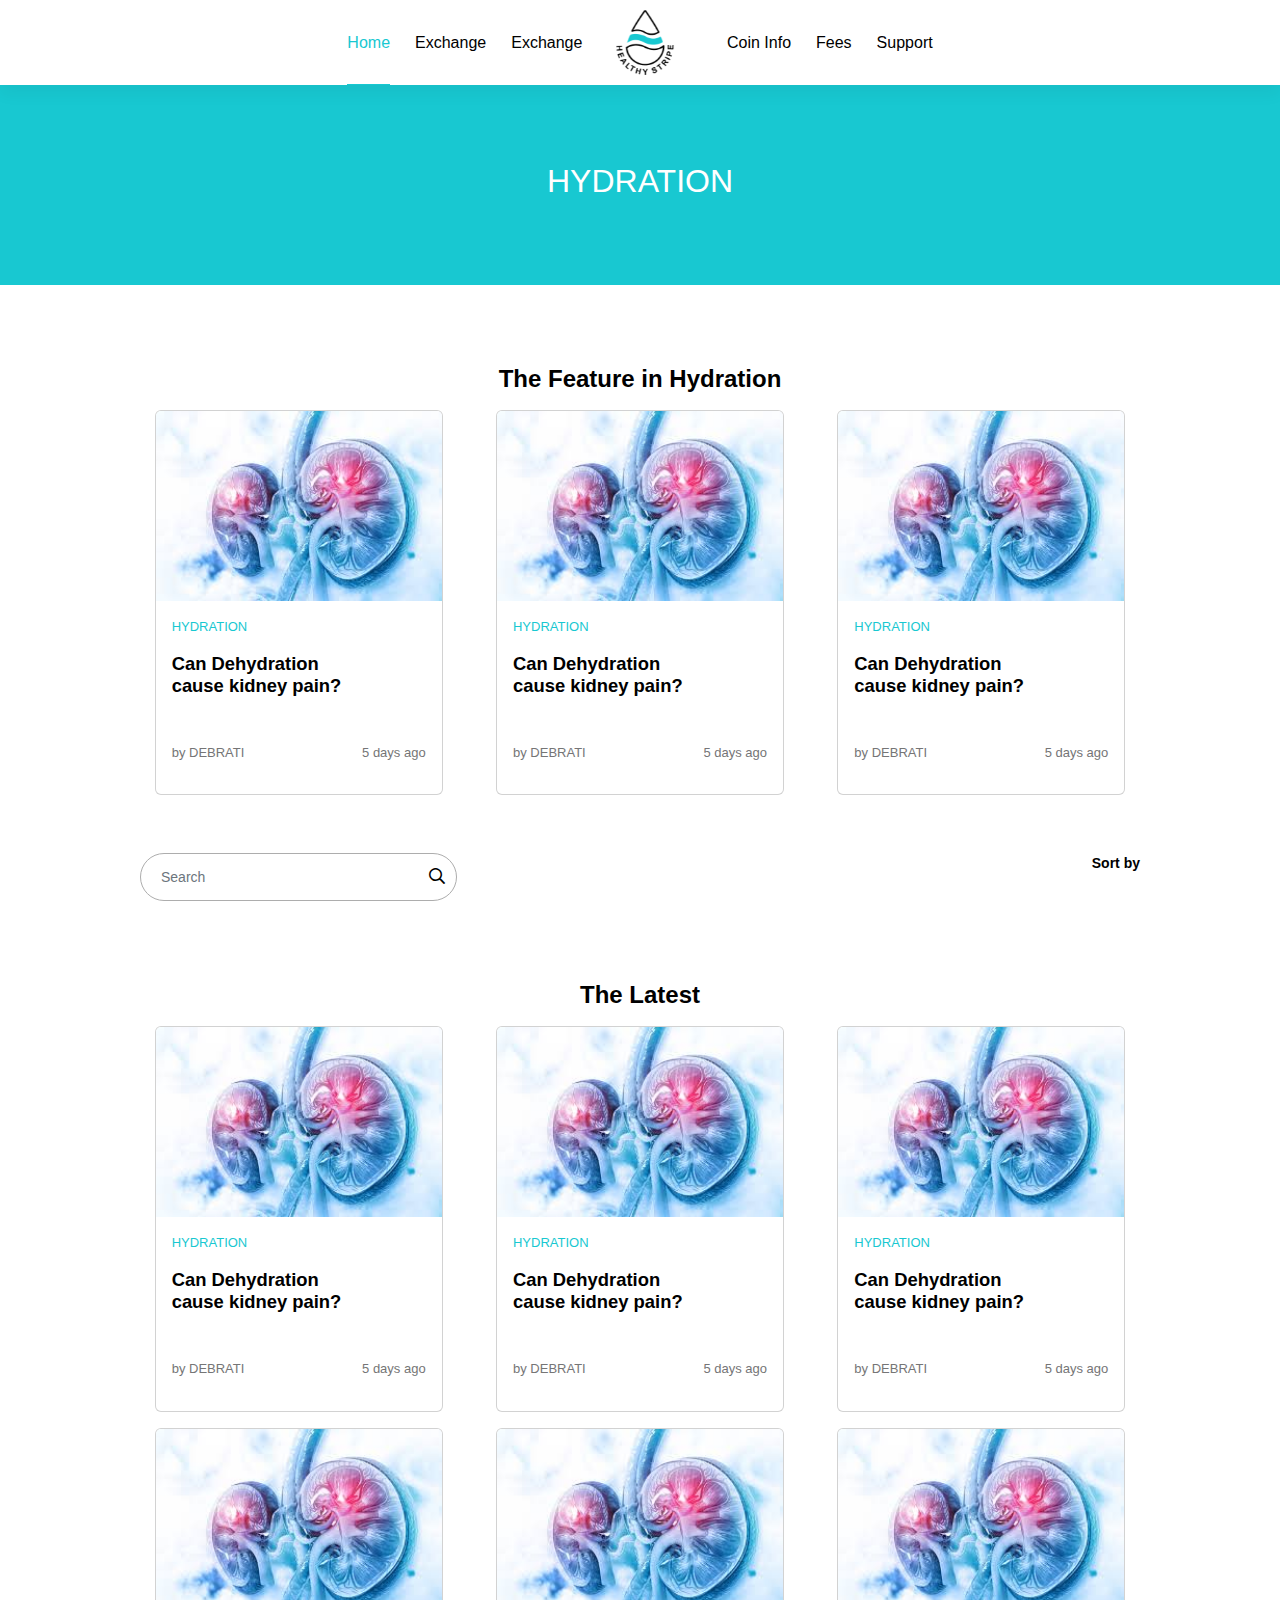
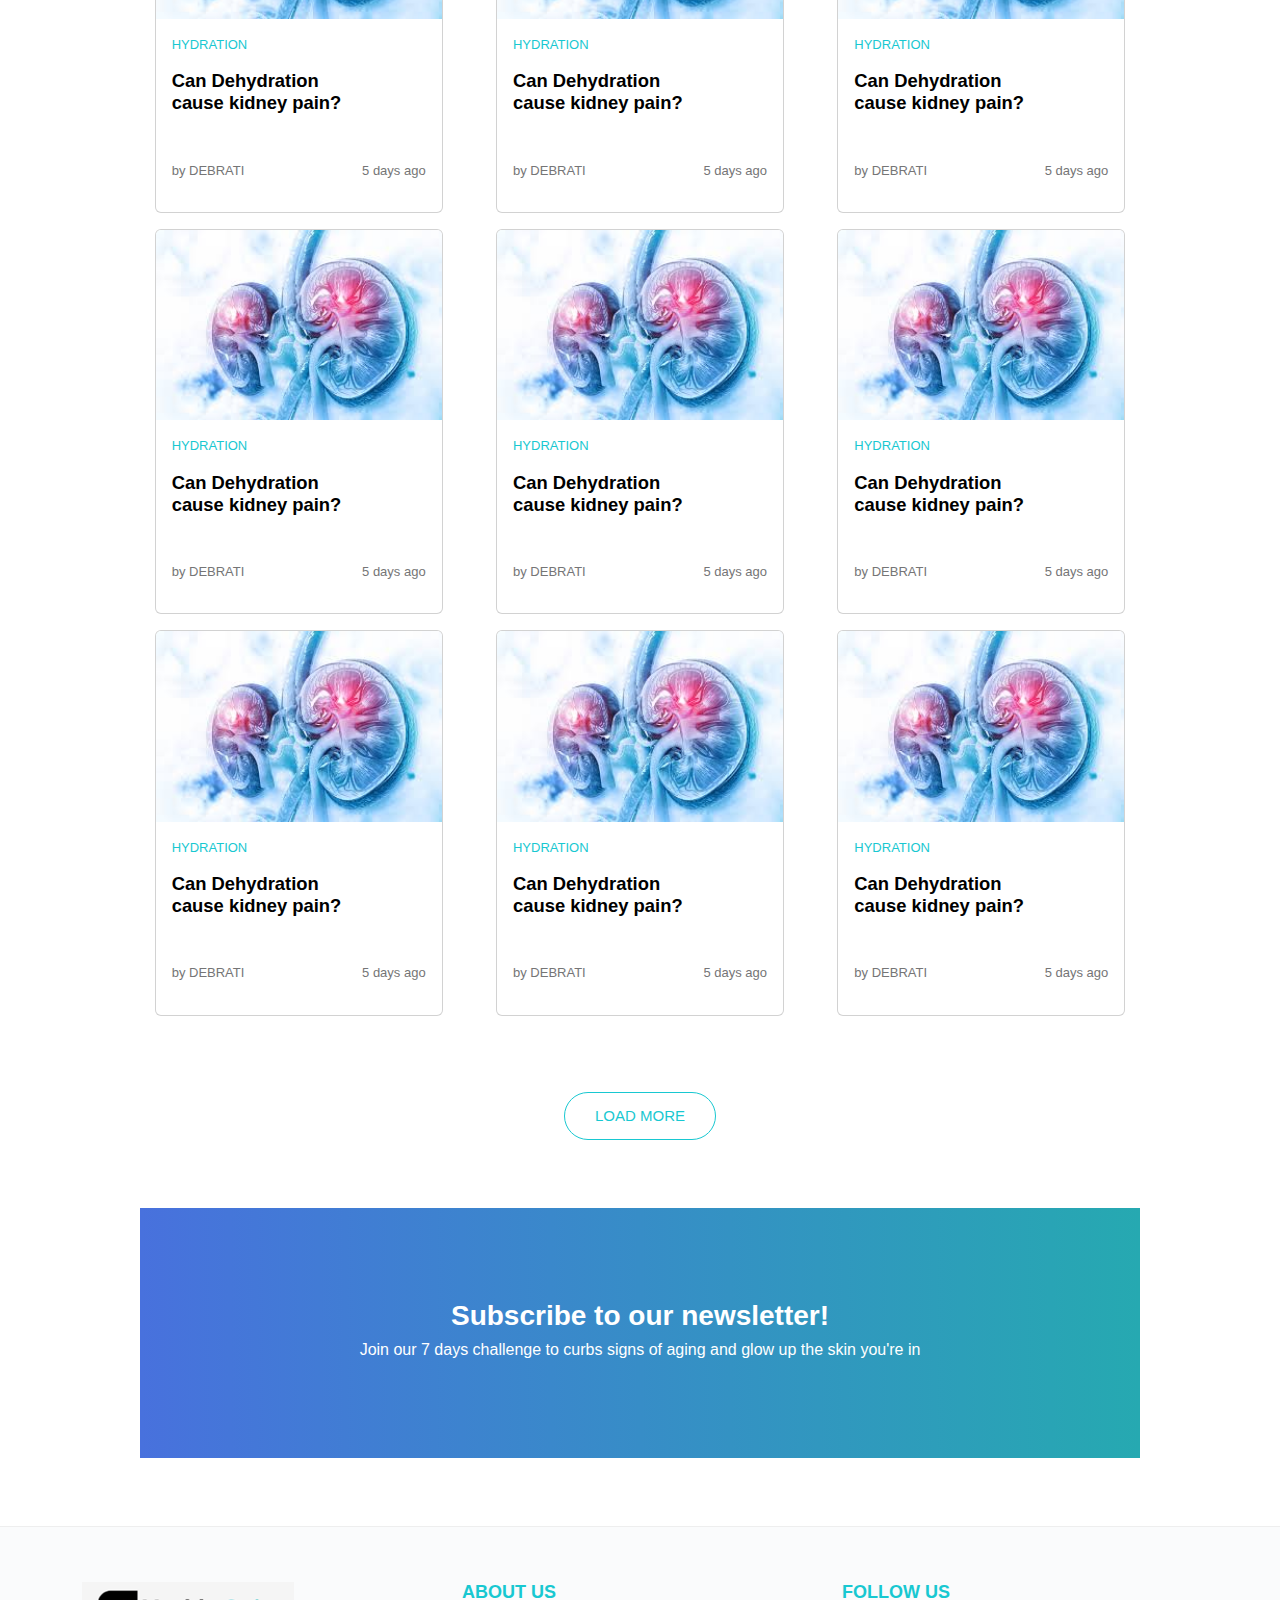
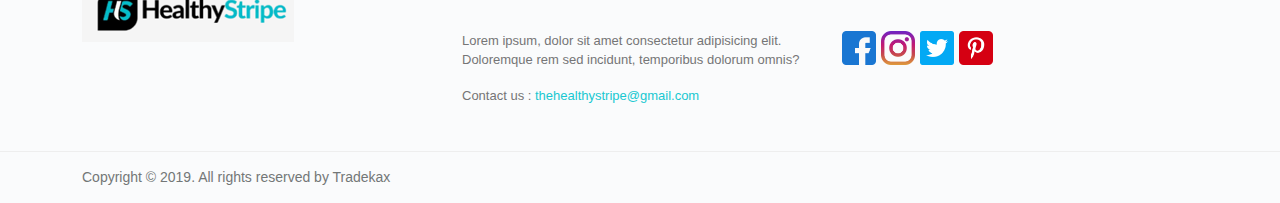
<file: Page2.html>
<!doctype html>
<html lang="en">

<head>
    <meta charset="utf-8">
    <meta name="viewport" content="width=device-width, initial-scale=1">
    <title>Homepage</title>
    <link rel="apple-touch-icon" sizes="57x57" href="img/favicon/apple-icon-57x57.png">
    <link rel="apple-touch-icon" sizes="60x60" href="img/favicon/apple-icon-60x60.png">
    <link rel="apple-touch-icon" sizes="72x72" href="img/favicon/apple-icon-72x72.png">
    <link rel="apple-touch-icon" sizes="76x76" href="img/favicon/apple-icon-76x76.png">
    <link rel="apple-touch-icon" sizes="114x114" href="img/favicon/apple-icon-114x114.png">
    <link rel="apple-touch-icon" sizes="120x120" href="img/favicon/apple-icon-120x120.png">
    <link rel="apple-touch-icon" sizes="144x144" href="img/favicon/apple-icon-144x144.png">
    <link rel="apple-touch-icon" sizes="152x152" href="img/favicon/apple-icon-152x152.png">
    <link rel="apple-touch-icon" sizes="180x180" href="img/favicon/apple-icon-180x180.png">
    <link rel="icon" type="image/png" sizes="192x192" href="img/favicon/android-icon-192x192.png">
    <link rel="icon" type="image/png" sizes="32x32" href="img/favicon/favicon-32x32.png">
    <link rel="icon" type="image/png" sizes="96x96" href="img/favicon/favicon-96x96.png">
    <link rel="icon" type="image/png" sizes="16x16" href="img/favicon/favicon-16x16.png">
    <link rel="manifest" href="img/favicon/manifest.json">
    <meta name="msapplication-TileColor" content="#ffffff">
    <meta name="msapplication-TileImage" content="img/favicon/ms-icon-144x144.png">
    <meta name="theme-color" content="#ffffff">

    <!-- Bootstrap 5.2.3 CSS -->
    <link rel="stylesheet" type="text/css" href="css/bootstrap.min.css">
    <!--  Font-Awesome-5 CSS -->
    <link rel="stylesheet" href="css/font-awesome.css">
    <!-- Swiper 8.1.5 -->
    <link rel="stylesheet" href="css/swiper-bundle.min.css">
    <!-- Custom CSS -->
    <link rel="stylesheet" type="text/css" href="css/style.css">
    <link rel="stylesheet" type="text/css" href="css/page2.css">
    <!-- Custom Responsive CSS -->
    <link rel="stylesheet" type="text/css" href="css/responsive.css">

</head>

<body>
    <!-- loader  -->
    <div class="loader-wrapper" style="display: none;">
        <div class="loader">
            <img src="img/logo.png" alt="">
        </div>
    </div>

    <!-- Header -->
    <header id="header" class="zindex100">
        <div class="container">
            <div class="row">
                <div class="col-12">
                    <nav class="navbar navbar-expand-lg">
                        <a class="navbar-brand d-lg-none" href="index.html">
                            <img src="img/logo.png" alt="">
                        </a>

                        <button class="navbar-toggler" type="button">
                            <span class="navbar-toggler-icon"></span>
                        </button>
                        <div class="overlay" style="display:none"></div>
                        <div class="collapse navbar-collapse">
                            <ul class="navbar-nav left_auto">
                                <li class="nav-item active">
                                    <a class="nav-link" href="index.html">Home</a>
                                </li>
                                <li class="nav-item">
                                    <a class="nav-link" href="javascript:void(0);">Exchange</a>
                                </li>
                                <li class="nav-item">
                                    <a class="nav-link" href="javascript:void(0);">Exchange</a>
                                </li>
                                <li class="nav-item mobile_none">
                                    <a class="navbar-brand" href="index.html">
                                        <img src="img/logo.png" alt="">
                                    </a>
                                </li>
                                <li class="nav-item">
                                    <a class="nav-link" href="javascript:void(0);">Coin Info</a>
                                </li>
                                <li class="nav-item">
                                    <a class="nav-link" href="javascript:void(0);">Fees</a>
                                </li>

                                <li class="nav-item">
                                    <a class="nav-link" href="javascript:void(0);">Support</a>
                                </li>
                            </ul>


                        </div>
                    </nav>
                </div>
            </div>
        </div>
    </header>










    <div class="p2-top-bar">
        <h2 class="p2-hydration-heading">HYDRATION</h2>
    </div>

    <div class="p2-container">

        <div>
            <h3 class="p2-feature-heading">The Feature in Hydration</h3>
        </div>
        <div class="row">
            <div class="col-lg-4 col-md-12 my-2">
                <div class="card mx-auto" style="width: 18rem;">
                    <img class="card-img-top" src="./img/heart.jpg" alt="Card image cap">
                    <div class="card-body">
                        <p class="p2-card-hydration">HYDRATION</p>
                        <h5 class="card-title p2-card-title">Can Dehydration cause kidney pain?</h5>
                        <div class="d-flex justify-content-between">
                            <p class="p2-card-author">by DEBRATI</p>
                            <p class="p2-card-author">5 days ago</p>
                        </div>

                    </div>
                </div>
            </div>
            <div class="col-lg-4 col-md-12 my-2">
                <div class="card mx-auto" style="width: 18rem;">
                    <img class="card-img-top" src="./img/heart.jpg" alt="Card image cap">
                    <div class="card-body">
                        <p class="p2-card-hydration">HYDRATION</p>
                        <h5 class="card-title p2-card-title">Can Dehydration cause kidney pain?</h5>
                        <div class="d-flex justify-content-between">
                            <p class="p2-card-author">by DEBRATI</p>
                            <p class="p2-card-author">5 days ago</p>
                        </div>

                    </div>
                </div>
            </div>
            <div class="col-lg-4 col-md-12 my-2">
                <div class="card mx-auto" style="width: 18rem;">
                    <img class="card-img-top" src="./img/heart.jpg" alt="Card image cap">
                    <div class="card-body">
                        <p class="p2-card-hydration">HYDRATION</p>
                        <h5 class="card-title p2-card-title">Can Dehydration cause kidney pain?</h5>
                        <div class="d-flex justify-content-between">
                            <p class="p2-card-author">by DEBRATI</p>
                            <p class="p2-card-author">5 days ago</p>
                        </div>

                    </div>
                </div>
            </div>
        </div>

        <div class="row p2-search-margin">
            <div class="col-4">
                <div class="form-group position-relative">
                    <input type="text" class="form-control" placeholder="Search">
                    <div class="verified"><i class="far fa-search"></i></div>
                </div>
            </div>
            <div class="col text-end">
                <p class="p2-sortby-text ">Sort by</p>
            </div>
        </div>

        <div>
            <h3 class="p2-feature-heading">The Latest</h3>
        </div>
        <div class="row">
            <div class="col-lg-4 col-md-6 col-sm-12 my-2">
                <div class="card mx-auto" style="width: 18rem;">
                    <img class="card-img-top" src="./img/heart.jpg" alt="Card image cap">
                    <div class="card-body">
                        <p class="p2-card-hydration">HYDRATION</p>
                        <h5 class="card-title p2-card-title">Can Dehydration cause kidney pain?</h5>
                        <div class="d-flex justify-content-between">
                            <p class="p2-card-author">by DEBRATI</p>
                            <p class="p2-card-author">5 days ago</p>
                        </div>

                    </div>
                </div>
            </div>
            <div class="col-lg-4 col-md-6 col-sm-12 my-2">
                <div class="card mx-auto" style="width: 18rem;">
                    <img class="card-img-top" src="./img/heart.jpg" alt="Card image cap">
                    <div class="card-body">
                        <p class="p2-card-hydration">HYDRATION</p>
                        <h5 class="card-title p2-card-title">Can Dehydration cause kidney pain?</h5>
                        <div class="d-flex justify-content-between">
                            <p class="p2-card-author">by DEBRATI</p>
                            <p class="p2-card-author">5 days ago</p>
                        </div>

                    </div>
                </div>
            </div>
            <div class="col-lg-4 col-md-6 col-sm-12 my-2">
                <div class="card mx-auto" style="width: 18rem;">
                    <img class="card-img-top" src="./img/heart.jpg" alt="Card image cap">
                    <div class="card-body">
                        <p class="p2-card-hydration">HYDRATION</p>
                        <h5 class="card-title p2-card-title">Can Dehydration cause kidney pain?</h5>
                        <div class="d-flex justify-content-between">
                            <p class="p2-card-author">by DEBRATI</p>
                            <p class="p2-card-author">5 days ago</p>
                        </div>

                    </div>
                </div>
            </div>
            <div class="col-lg-4 col-md-6 col-sm-12 my-2">
                <div class="card mx-auto" style="width: 18rem;">
                    <img class="card-img-top" src="./img/heart.jpg" alt="Card image cap">
                    <div class="card-body">
                        <p class="p2-card-hydration">HYDRATION</p>
                        <h5 class="card-title p2-card-title">Can Dehydration cause kidney pain?</h5>
                        <div class="d-flex justify-content-between">
                            <p class="p2-card-author">by DEBRATI</p>
                            <p class="p2-card-author">5 days ago</p>
                        </div>

                    </div>
                </div>
            </div>
            <div class="col-lg-4 col-md-6 col-sm-12 my-2">
                <div class="card mx-auto" style="width: 18rem;">
                    <img class="card-img-top" src="./img/heart.jpg" alt="Card image cap">
                    <div class="card-body">
                        <p class="p2-card-hydration">HYDRATION</p>
                        <h5 class="card-title p2-card-title">Can Dehydration cause kidney pain?</h5>
                        <div class="d-flex justify-content-between">
                            <p class="p2-card-author">by DEBRATI</p>
                            <p class="p2-card-author">5 days ago</p>
                        </div>

                    </div>
                </div>
            </div>
            <div class="col-lg-4 col-md-6 col-sm-12 my-2">
                <div class="card mx-auto" style="width: 18rem;">
                    <img class="card-img-top" src="./img/heart.jpg" alt="Card image cap">
                    <div class="card-body">
                        <p class="p2-card-hydration">HYDRATION</p>
                        <h5 class="card-title p2-card-title">Can Dehydration cause kidney pain?</h5>
                        <div class="d-flex justify-content-between">
                            <p class="p2-card-author">by DEBRATI</p>
                            <p class="p2-card-author">5 days ago</p>
                        </div>

                    </div>
                </div>
            </div>
            <div class="col-lg-4 col-md-6 col-sm-12 my-2">
                <div class="card mx-auto" style="width: 18rem;">
                    <img class="card-img-top" src="./img/heart.jpg" alt="Card image cap">
                    <div class="card-body">
                        <p class="p2-card-hydration">HYDRATION</p>
                        <h5 class="card-title p2-card-title">Can Dehydration cause kidney pain?</h5>
                        <div class="d-flex justify-content-between">
                            <p class="p2-card-author">by DEBRATI</p>
                            <p class="p2-card-author">5 days ago</p>
                        </div>

                    </div>
                </div>
            </div>
            <div class="col-lg-4 col-md-6 col-sm-12 my-2">
                <div class="card mx-auto" style="width: 18rem;">
                    <img class="card-img-top" src="./img/heart.jpg" alt="Card image cap">
                    <div class="card-body">
                        <p class="p2-card-hydration">HYDRATION</p>
                        <h5 class="card-title p2-card-title">Can Dehydration cause kidney pain?</h5>
                        <div class="d-flex justify-content-between">
                            <p class="p2-card-author">by DEBRATI</p>
                            <p class="p2-card-author">5 days ago</p>
                        </div>

                    </div>
                </div>
            </div>
            <div class="col-lg-4 col-md-6 col-sm-12 my-2">
                <div class="card mx-auto" style="width: 18rem;">
                    <img class="card-img-top" src="./img/heart.jpg" alt="Card image cap">
                    <div class="card-body">
                        <p class="p2-card-hydration">HYDRATION</p>
                        <h5 class="card-title p2-card-title">Can Dehydration cause kidney pain?</h5>
                        <div class="d-flex justify-content-between">
                            <p class="p2-card-author">by DEBRATI</p>
                            <p class="p2-card-author">5 days ago</p>
                        </div>

                    </div>
                </div>
            </div>
            <div class="col-lg-4 col-md-6 col-sm-12 my-2">
                <div class="card mx-auto" style="width: 18rem;">
                    <img class="card-img-top" src="./img/heart.jpg" alt="Card image cap">
                    <div class="card-body">
                        <p class="p2-card-hydration">HYDRATION</p>
                        <h5 class="card-title p2-card-title">Can Dehydration cause kidney pain?</h5>
                        <div class="d-flex justify-content-between">
                            <p class="p2-card-author">by DEBRATI</p>
                            <p class="p2-card-author">5 days ago</p>
                        </div>

                    </div>
                </div>
            </div>
            <div class="col-lg-4 col-md-6 col-sm-12 my-2">
                <div class="card mx-auto" style="width: 18rem;">
                    <img class="card-img-top" src="./img/heart.jpg" alt="Card image cap">
                    <div class="card-body">
                        <p class="p2-card-hydration">HYDRATION</p>
                        <h5 class="card-title p2-card-title">Can Dehydration cause kidney pain?</h5>
                        <div class="d-flex justify-content-between">
                            <p class="p2-card-author">by DEBRATI</p>
                            <p class="p2-card-author">5 days ago</p>
                        </div>

                    </div>
                </div>
            </div>
            <div class="col-lg-4 col-md-6 col-sm-12 my-2">
                <div class="card mx-auto" style="width: 18rem;">
                    <img class="card-img-top" src="./img/heart.jpg" alt="Card image cap">
                    <div class="card-body">
                        <p class="p2-card-hydration">HYDRATION</p>
                        <h5 class="card-title p2-card-title">Can Dehydration cause kidney pain?</h5>
                        <div class="d-flex justify-content-between">
                            <p class="p2-card-author">by DEBRATI</p>
                            <p class="p2-card-author">5 days ago</p>
                        </div>

                    </div>
                </div>
            </div>
        </div>

        <div class="btn_block text-center mt-5">
            <a href="#!" class="quote-btn">LOAD MORE
            </a>
        </div>

        <div class="p2-subscribe-card">
            <h3 class="p2-newsletter-text text-center">Subscribe to our newsletter!</h3>
            <h4 class="p2-secondary-newsletter-text text-center">Join our 7 days challenge to curbs signs of aging
                and glow up the
                skin you're in</h4>
        </div>

    </div>














    <footer class="footer_wrapper">
        <div class="container">
            <div class="row">
                <div class="col-md-12 col-lg-12 col-xl-12 order-xl-1 order-lg-1">
                    <div class="row">
                        <div class="col-6 col-md-4  mb-3 mb-sm-0">
                            <img src="./img/namelogo.png">
                        </div>
                        <div class="col-6 col-md-4  mb-3 mb-sm-0">
                            <h6 class="p2-abt-us">ABOUT US</h6>
                            <p class="p2-below-abtus">Lorem ipsum, dolor sit amet consectetur adipisicing elit. Doloremque rem sed incidunt, temporibus dolorum omnis?</p>
                            <p class="p2-below-abtus">Contact us : <span class="p2-footer-email">thehealthystripe@gmail.com</span></p>
                        </div>
                        <div class="col-6 col-md-4 mb-3 mb-sm-0">
                            <h6 class="p2-abt-us" >FOLLOW US</h6>
                            <div class="d-flex justify-content-start">
                                <img class="p2-followup-icon" src="./img/facebook.png">
                                <img class="p2-followup-icon" src="./img/instagram.png">
                                <img class="p2-followup-icon" src="./img/twitter.png">
                                <img class="p2-followup-icon" src="./img/pinterest.png">
                            </div>
                        </div>

                    </div>
                </div>
            </div>
        </div>
        <div class="copyright">
            <div class="container">
                <div class="row align-items-center">
                    <div class="col-sm-12">
                        <span>
                            Copyright © 2019. All rights reserved by Tradekax
                        </span>
                    </div>

                </div>
            </div>
        </div>
    </footer>

    <a href="javascript:void(0)" id="top-button" class="back_top">
        <span>
            <svg xmlns="http://www.w3.org/2000/svg" viewBox="0 0 25 25" fill="none">
                <mask id="mask0_511_55" style="mask-type:alpha" maskUnits="userSpaceOnUse" x="0" y="0" width="25"
                    height="25">
                    <rect x="0.5" y="0.25" width="24" height="24" fill="currentColor" />
                </mask>
                <g mask="url(#mask0_511_55)">
                    <path
                        d="M11.5 22.25V6.075L6.9 10.65L5.5 9.25L12.5 2.25L19.5 9.25L18.1 10.675L13.5 6.075V22.25H11.5Z"
                        fill="currentColor" />
                </g>
            </svg>
        </span>
    </a>



    <script src="https://ajax.googleapis.com/ajax/libs/jquery/3.6.1/jquery.min.js"></script>
    <!-- Bootstrap v5.2.3  -->
    <script src="https://cdn.jsdelivr.net/npm/bootstrap@5.0.2/dist/js/bootstrap.bundle.min.js"
        integrity="sha384-MrcW6ZMFYlzcLA8Nl+NtUVF0sA7MsXsP1UyJoMp4YLEuNSfAP+JcXn/tWtIaxVXM"
        crossorigin="anonymous"></script>
    <!-- Swiper 8.1.5 -->
    <script src="js/swiper-bundle.min.js"></script>
    <script src="js/script.js"></script>

    <script>
        var swiper = new Swiper(".mySwiper", {
            spaceBetween: 20,
            pagination: {
                el: ".swiper-pagination",
                clickable: true,
            },
        });


        var swiper = new Swiper(".partners-swiper", {
            spaceBetween: 15,
            speed: 1000,
            loop: true,
            pagination: {
                el: ".swiper-pagination",
                clickable: true,
            },
            navigation: {
                nextEl: ".swiper-button-next",
                prevEl: ".swiper-button-prev"
            },
            autoplay: {
                delay: 1000,
                disableOnInteraction: false,
                pauseOnMouseEnter: true,
            },
            breakpoints: {
                0: {
                    slidesPerView: 1,
                },
                575: {
                    slidesPerView: 2,
                },
                767: {
                    slidesPerView: 4,
                },
                991: {
                    slidesPerView: 4,
                },
                1200: {
                    slidesPerView: 5,
                },
            },
        });
    </script>
</body>

</html>
</file>
<file: css/style.css>
html {
    /* For Firefox */
    overflow-y: scroll;
    scrollbar-color: #b8b8b8 #282829;
    scrollbar-width: thin;
  }  
  /* For Chrome and other browsers except Firefox */
  body::-webkit-scrollbar {
      width: 0.5em;
      background-color: #282829;
  }
  body::-webkit-scrollbar-thumb {
      background-color: #b8b8b8;
  }

* {
    -webkit-font-smoothing: antialiased;
    -moz-os-font-smoothing: grayscale;
    box-sizing: border-box;
    padding: 0;
    margin: 0;
    outline: 0;
    vertical-align: baseline;
}

html {
  scroll-behavior: smooth;
}

body {
    margin: 0 auto;
    font-size: 16px;
    padding: 0;
    font-family: 'Open Sans', sans-serif;
    color: #000;
}

::selection {
    background-color: #2050ec;
    color: #fff;
}

h1,
h2,
h3,
h4,
h5,
h6,
.h1,
.h2,
.h3,
.h4,
.h5,
.h6 {
    color: #000;
}

a {
    transition: all 0.5s ease;
    -moz-transition: all 0.5s ease;
    -ms-transition: all 0.5s ease;
    -o-transition: all 0.5s ease;
    -webkit-transition: all 0.5s ease;
    outline: 0;
    color: #000;
}

a:hover {
    outline: none;
    color: #1d1d1d;
    text-decoration: none;
}

.wow {
    visibility: hidden;
}

.clear {
    clear: both;
}

img:not(table img) {
    max-width: 100%;
}

iframe {
    border: 0;
    max-width: 100%;
    display: block;
    margin: 0 auto;
}

p {
    font-size: 16px;
    color: #757576;
}

figure {
    margin: 0 auto;
    display: block;
    text-align: center;
}

body.scroll-off {
    overflow: hidden;
}

.section-padding {
    padding-top: 60px;
    padding-bottom: 60px;
}

.section-heading {
    color: #000000;
    font-size: 30px;
    font-weight: bold;
    margin-bottom: 0;
}

.section {
    margin-top: 50px;
}

.font-400 {
    font-weight: 400;
}

.font-500 {
    font-weight: 500;
}

::-webkit-input-placeholder {
    color: rgba(0, 0, 0, 0.3);
}

::-moz-placeholder {
    color: rgba(0, 0, 0, 0.3);
}

:-ms-input-placeholder {
    color: rgba(0, 0, 0, 0.3);
}

:-moz-placeholder {
    color: rgba(0, 0, 0, 0.3);
}


/*==================== User Dropdown Start ===================*/

.user_dropdown {
    display: inline-block;
}

.user_dropdown>a {
    color: #494949;
    padding-right: 0;
    padding-top: 0;
    padding-bottom: 0;
}

.user_dropdown img {
    height: 35px;
    width: auto;
    border-radius: 50%;
}

.user_dropdown .dropdown-menu.show {
    display: block;
    left: auto;
    right: 0;
    width: 160px;
    overflow-x: hidden;
    padding-bottom: 0;
    box-shadow: 1px 1px 8px 0px rgba(60, 64, 67, 0.3);
    border: none;
    border-radius: 2px;
    margin-top: 10px;
    opacity: 1;
    visibility: visible;
}

.user_name>div {
    white-space: nowrap;
    max-width: calc(160px - 10px);
    overflow: hidden;
    text-overflow: ellipsis;
    display: inline-block;
    vertical-align: middle;
    color: #494949;
    text-transform: capitalize;
    font-size: 15px;
}

.user_name {
    padding: 0 10px;
    border-bottom: 1px solid #e9ecef;
}

.user_name small {
    color: #a2a2a2;
    text-transform: lowercase;
}

.user_name .user_email {
    margin-top: -18px;
}

.user_dropdown ul {
    list-style: none;
    margin: 0;
    padding: 0;
}

.user_dropdown ul li {
    display: block;
}

.user_dropdown ul li a {
    color: #494949;
    text-transform: capitalize;
    font-size: 14px;
    padding: 5px 0;
    padding-left: 20px;
    display: block;
    border-bottom: 1px solid #e9ecef;
}

.user_dropdown ul li a i {
    margin-right: 5px;
}

.user_dropdown ul li a:hover {
    background-color: #e9ecef;
}


/*==================== User Dropdown End ===================*/


/* *** loader css start ****  */

.loader-wrapper {
    background: rgba(0, 0, 0, 0.90);
    display: flex;
    align-items: center;
    justify-content: center;
    position: fixed;
    height: 100%;
    width: 100%;
    z-index: 9999;
    top: 0;
    left: 0;
}

.loader {
    position: relative;
    width: 100px;
    height: 100px;
    border-radius: 50%;
    background-color: #fff;
    box-shadow: 0 0 6px 2px rgba(0, 0, 0, 0.1);
}

.loader:before {
    content: "";
    width: 100px;
    height: 100px;
    border: 5px solid rgba(0, 0, 0, 0.05);
    border-top-color: #000;
    border-radius: 50%;
    animation: spin 1.5s infinite linear;
    display: block;
}

@keyframes spin {
    0% {
        transform: rotate(0deg);
    }
    100% {
        transform: rotate(360deg);
    }
}

@-webkit-keyframes spin {
    0% {
        transform: rotate(0deg);
    }
    100% {
        transform: rotate(360deg);
    }
}

.loader img {
    width: 60%;
    position: absolute;
    top: 50%;
    left: 50%;
    -webkit-transform: translate(-50%, -50%);
    transform: translate(-50%, -50%);
}


/* *** loader css end  ****  */


/*==================== Header Start ===================*/

#header {
    height: 85px;
    display: flex;
    align-items: center;
    /* z-index: 10; */
    position: relative;
    box-shadow: 0 0.5rem 1rem rgba(0, 0, 0, 0.05);
    background: 0 0 !important;
    background-color: #fff !important;
}

#header.is-sticky {
    position: fixed;
    right: 0;
    left: 0;
    top: 0;
    transform: translateY(-100%);
    -webkit-box-shadow: 0 0 10px 0 rgba(0, 0, 0, 0.1);
    box-shadow: 0 0 10px 0 rgba(0, 0, 0, 0.1);
    height: 65px;
    border-bottom: 1px solid #ededed;
}

#header.is-sticky.awake {
    transform: translateY(0%);
    -webkit-transition: 0.3s all ease-out;
    -o-transition: 0.3s all ease-out;
    transition: 0.3s all ease-out;
}

#header.is-sticky.inner_pages_head,
#header.inner_pages_head {
    height: 65px;
}

#header>.container-fluid>.navbar {
    padding-left: 0;
    padding-right: 0;
}

#header .navbar-brand img {
    height: 80px;
    width: auto;
}

#header .navbar-expand-lg .navbar-nav .nav-item {
    margin-right: 25px;
}

#header .navbar-expand-lg .navbar-nav .nav-item:last-child {
    margin-right: 0px;
}

#header .navbar-expand-lg .navbar-nav .nav-link {
    color: #000000;
    padding: 0;
    font-size: 16px;
    font-weight: 500;
    position: relative;
}

#header .navbar-expand-lg .navbar-nav .nav-link:hover,
#header .navbar-expand-lg .navbar-nav .nav-item.active .nav-link {
    color: #18c8d1;
}

#header .navbar-expand-lg .navbar-nav .nav-link:hover:before,
#header .navbar-expand-lg .navbar-nav .nav-item.active .nav-link:before {
    color: #18c8d1;
    transform: scaleX(1);
}

#header .navbar-expand-lg .navbar-nav .nav-link:before {
    left: 0;
    bottom: -30px;
    width: 100%;
    height: 1px;
    background: #18c8d1;
    transform: scaleX(0);
    content: "";
    position: absolute;
    transition: transform 0.5s ease;
}

#header .dropdown-toggle::after {
    border: none;
    /* height: 8px;
  width: 11px; */
    /* background-image: url(../img/drop_arrow.png); */
    background-size: contain;
    background-repeat: no-repeat;
    vertical-align: middle;
    margin-top: 3px;
}

#header .extra_nav {
    margin-left: 30px;
}

#header .navbar-expand-lg .extra_nav .navbar-nav .nav-item {
    margin-right: 10px;
}

#header .navbar-expand-lg .extra_nav .navbar-nav .nav-item:last-child {
    margin-right: 0px;
}

#header .extra_nav .nav-item:list-child {
    margin-right: 0px;
}

#header .navbar-expand-lg .navbar-nav .nav-link.extra_btn {
  
    text-align: center;
    display: flex;
    align-items: center;
    justify-content: center;
    position: relative;
    border-radius: 4px;
    font-size: 15px;
    font-weight: 500; padding: 8px 15px;
}

#header .extra_btn:hover {
    background-color: rgba(255, 255, 255, 0.24);
}

#header .sign_up_btn .extra_btn {
    background-color: #c72026;
    color: #fff !important;
    border: 1px solid #c72026;
}

#header .sign_up_btn .extra_btn:hover {
    background-color: #fff;
    color: #c72026 !important;
}

#header .login_btn .extra_btn {
    background-color: #fff;
    color: #c72026 !important;
    border: 1px solid #c72026;
}

#header .login_btn .extra_btn:hover {
    background-color: #c72026;
    color: #fff !important;
}

#header .extra_btn:before {
    display: none;
}

#header .flag_ico {
    position: absolute;
    left: 5px;
    top: 50%;
    transform: translateY(-50%);
}

#header .navbar-expand-lg .navbar-nav .nav-link.lang_drop {
    padding-left: 32px;
    padding-right: 5px;
    width: auto;
    font-weight: 400;
    color: #000;
}

#header .navbar-expand-lg .navbar-nav .nav-link.lang_drop:hover {
    background-color: #ebebeb;
}

#header .navbar-expand-lg .navbar-nav .nav-link.lang_drop img {
    width: 21px;
    height: auto;
    vertical-align: text-bottom;
}

#header .for_mobile {
    display: none;
}

#header .for_desktop {
    display: block;
}

#header .dropdown-item {
    font-weight: 300;
}


/*#header .dropdown-item:hover {
    background-color: #30383d;
    color: rgba(255,255,255,0.60);
}*/

.langugae_filter {
    position: relative;
}

.lang_dropdown {
    display: none;
    position: absolute;
    top: 100%;
    min-width: 80px;
    background-color: #fff;
    color: rgba(255, 255, 255, 0.6);
    right: 0;
    box-shadow: 1px 1px 8px 0px rgba(60, 64, 67, 0.3);
    font-size: 14px;
}

.lang_country {
    position: relative;
    cursor: pointer;
}

.lang_country {
    position: relative;
    padding: 5px 0px 5px 34px;
    color: #494949;
    border-bottom: 1px solid #e9e9e9;
}

.lang_country .flag_ico img {
    max-width: 19px;
}

.lang_country:last-child {
    border-bottom: 0;
}

.lang_country:hover {
    color: #c72026;
    background-color: #ececec;
}

.langugae_filter:hover .lang_dropdown {
    display: block;
}

.navbar-brand {
    font-size: 0;
}


/*==================== Header End ===================*/



/*==================== Footer login Signup Section ===================*/

.footer-logsign-link {
    position: relative;
}

.footer-logsign-link:after,
.footer-logsign-link:before {
    content: "";
    position: absolute;
    top: 0;
    height: 100%;
    width: 50%;
    z-index: -1;
}

.footer-logsign-link:before {
    background-color: #df1f26;
    left: 0;
}

.footer-logsign-link:after {
    background-color: #ec2027;
    right: 0;
}

.footer-signin-link a,
.footer-signup-link a {
    height: 150px;
    align-items: center;
    padding-left: 50px;
    display: flex;
    flex-wrap: wrap;
    padding-right: 10px;
}

.footer-signup-link a {
    background-color: #df1f26;
    padding-left: 0px;
}

.footer-signin-link a {
    background-color: #ec2027;
}

.footer-signin-link a span,
.footer-signup-link a span {
    color: #fff;
    font-size: 36px;
    width: 100%;
}

.footer-signin-link a p,
.footer-signup-link a p {
    color: #fff;
    font-size: 15px;
    width: 100%;
    margin-bottom: 0;
}

.footer-signup-link a span.footer-link-arrow,
.footer-signin-link a span.footer-link-arrow {
    height: 50px;
    width: 50px;
    line-height: 50px;
    text-align: center;
    position: absolute;
    border-radius: 50%;
    background-color: #d42027;
    right: 30px;
    top: 50%;
    transform: translateY(-50%);
    font-size: 23px;
    transition: 0.5s all;
}

.footer-signup-link a:hover span.footer-link-arrow,
.footer-signin-link a:hover span.footer-link-arrow {
    background-color: #fff;
    color: #d42027;
}


/*==================== Footer login Signup Section ===================*/


/*==================== Footer ===================*/

.footer-block figure {
    margin: 0 0 30px;
    display: inline-block;
    max-width: 219px;
}

.cts_no {
    font-size: 15px;
    padding: 0 80px 0 0;
}

.cts_no p {
    font-size: 14px;
    color: rgba(0, 0, 0, 0.5);
    font-weight: 300;
}

.copyright {
    padding: 15px 0;
    border-top: 1px solid #eeeeee;
    color: #737777;
    font-size: 14px;
    margin-top: 30px;
}

.newsletter-form .form-control {
    height: 45px;
    font-size: 14px;
    color: rgba(0, 0, 0, 0.3);
    font-weight: 400;
    background: transparent;
    border: 0;
    border-radius: 3px;
    padding-right: 40px;
    border: 1px solid rgba(0, 0, 0, 0.1);
}

.relative-box {
    position: relative;
    top: 7px;
}

.relative-box .subscribe-btn {
    position: absolute;
    top: 0;
    right: 0;
    color: #827e7e;
    height: 45px;
    font-size: 20px;
    background: no-repeat;
}

.zindex100{
    z-index: 100;
}

.relative-box .subscribe-btn:hover {
    color: #d42027;
}

footer h6 {
    font-size: 17px;
    color: #000;
    margin: 0 0 27px;
    position: relative;
}

ul.footer-links {
    margin: 0;
    padding: 0;
    list-style: none;
}

ul.footer-links li {
    margin: 3px 0;
    padding: 0;
    list-style: none;
    margin-bottom: 10px;
}

ul.footer-links li a {
    font-size: 14px;
    font-weight: 400;
    color: rgba(0, 0, 0, 0.35);
}

ul.footer-links li a:hover {
    color: #d42027;
}

ul.footer-links.socialize li a {
    position: relative;
    padding-left: 25px;
}

ul.footer-links.socialize li a i {
    position: absolute;
    left: -9px;
    width: 30px;
    text-align: center;
    top: -4px;
    color: #959595;
    font-size: 17px;
}

.footer_wrapper {
    background: #fafbfc;
    padding: 55px 0 0;
    border-top: 1px solid #eeeeee;
}

footer h6 {
    font-size: 18px;
    margin: 0 0 27px;
    font-weight: 500;
}

.subscribe_text {
    font-size: 13px;
    color: rgba(0, 0, 0, 0.5);
    font-weight: 400;
}


.navbar {
    padding: 0;
}
 

#top-button {
    display: inline-block;   
    transition: background-color .3s, 
      opacity .5s, visibility .5s;
    opacity: 0;
    visibility: hidden;
    z-index: 1000;
  }
 
  #top-button.show {
    opacity: 1;
    visibility: visible;
  } 
.back_top {
    position:fixed;
    right:20px;
    bottom:20px;
    cursor:pointer;
    width:40px;
    height:40px;
    background-color:#dea366;
    display:none;
    border: #dea366 1px solid ;
     z-index: 1;

    border-radius:4px
}
.back_top span {
    position: relative;
    display: block;  color: #fff;
    width: 100%;
    height: 100%;
}
.back_top span svg {
    width: 22px;
    height: 21px;
    position: absolute;
    left: 0;
    margin: 0 auto;
    right: 0;
    text-align: center;
    top: 50%;
    transform: translateY(-50%);
}
.back_top:hover {
    border-color: #dea366;
    color: #dea366;
    background-color: #fff;
}
.back_top:hover span{   
     color: #dea366;}


/*==================== Footer ===================*/

#header .navbar-expand-lg .navbar-nav .nav-item.dropdown .nav-link {
    padding-right: 25px;
}

.mobiledrop {
    position: absolute;
    right: 0px;
    top: 0;
    width: 24px;
    height: 24px;
    padding: 0;
    display: flex;
    align-items: center;
    justify-content: center;
    border: 0;
    background-color: transparent;
}

/* Custom Select */

.custom_checkbox input[type="checkbox"],
.custom_checkbox input[type="radio"] {
    height: 21px;
    width: 21px;
    min-width: 21px;
    margin: 0;
    padding: 0;
    opacity: 1;
    appearance: none;
    border: 2px solid #d0d0d0;
    border-radius: 5px;
    background: transparent;
    position: relative;
    margin-right: 10px;
    cursor: pointer;
}

.custom_checkbox input[type="checkbox"]:checked,
.custom_checkbox input[type="radio"]:checked {
    border: 2px solid #1295d6;
    background: #1295d6;
}

.custom_checkbox input[type="checkbox"]:checked::before,
.custom_checkbox input[type="radio"]:checked::before {
    content: "\f00c";
    height: 100%;
    color: #fff;
    font-family: "Font-awesome-5-pro";
    position: absolute;
    font-weight: 500;
    font-size: 14px;
    display: flex;
    align-items: center;
    justify-content: center;
    width: 100%;
}

.custom_checkbox label {
    color: #555 !important;
}


/* Custom Radio */
.custom_radio [type="radio"]:checked,
.custom_radio [type="radio"]:not(:checked) {
    position: absolute;
    left: -9999px;
}
.custom_radio [type="radio"]:checked + label,
.custom_radio [type="radio"]:not(:checked) + label
{
    position: relative;
    padding-left: 28px;
    cursor: pointer;
    line-height: 20px;
    display: inline-block;
    color: #666;
}
.custom_radio [type="radio"]:checked + label:before,
.custom_radio [type="radio"]:not(:checked) + label:before {
    content: '';
    position: absolute;
    left: 0;
    top: 0;
    width: 18px;
    height: 18px;
    border: 1px solid #b5b5b5;
    border-radius: 100%;
    background: #fff;
}
.custom_radio [type="radio"]:checked + label::after, .custom_radio [type="radio"]:not(:checked) + label::after {
	content: '';
	width: 10px;
	height: 10px;
	background: #F87DA9;
	position: absolute;
	top: 4px;
	left: 4px;
	border-radius: 100%;
	-webkit-transition: all 0.2s ease;
	transition: all 0.2s ease;
}
.custom_radio  [type="radio"]:not(:checked) + label:after {
    opacity: 0;
    -webkit-transform: scale(0);
    transform: scale(0);
}
.custom_radio  [type="radio"]:checked + label:after {
    opacity: 1;
    -webkit-transform: scale(1);
    transform: scale(1);
}




.left_auto{
    margin: auto;
}
#header .navbar-expand-lg .navbar-nav { 
    align-items: center;
}

.same_page_heading {
    background-color: #F3F9FF;
    padding: 80px 0;
}
.page_heading h1 {
    font-size: 37px;
    font-weight: 700;
    color: #ffffff;
}
.hero_banner {
    background-image: url(../img/banner.jpg);
    min-height: 500px;
    position: relative;
    background-repeat: no-repeat;
    background-size: cover;
    display: flex;
    align-items: center;
    justify-content: center;
}

.hero_banner:after {
    content: "";
    width: 100%;
    height: 500px;
    position: absolute;
    background: #3d3d3d36;
}

.page_heading {
    position: relative;
    z-index: 9;
}



.top_filter_bar{
	display: flex;
	align-items: center;
	justify-content: space-between;
	margin-bottom: 15px;
}

.top_filter_heading h2{
   font-size: 20px;
   font-weight: 500;
   color: #3E3E3E;
   margin: 0;
}
.top_filter_select {
    display: flex;
    align-items: center;
    gap: 15px;
}
.top_filter_select .form-select {
    border: 1px solid #f7f7f7;
    border-radius: 70px;
    background-color: rgb(217 217 217 / 20%);
    height: 48px;
    font-size: 15px;
    padding-left: 20px;
    background-image: url(../img/arrow.png);
    background-size: auto;
    color: #000000;
    width: 150px;
	font-weight: 400;
}
.top_filter_select .form-select:focus {
	box-shadow: none;
}


/* crad css start*/
.product_card{
	display: flex;
	flex-direction: column;
	padding: 15px;
	border-radius: 12px;
	height: 100%;
   }
   .product_card:hover {
	 background-color: #F3F9FF;
   }
   .product_img img{
	border-radius: 5px;
	min-height: 236px;
	max-height: 236px;
	object-fit: cover;
	width: 100%;
	transition: 1s ease;
	}
   .tittle_dis_block h3 a{
	color:#5F5F5F;
   }
   .tittle_dis_block h3{
	font-size: 16px;
	font-weight: 700;
	color:#5F5F5F;
   }
   .tittle_dis_block p {
    font-size: 13px;
    font-weight: 400;
    color: rgb(0 0 0 / 50%);
    margin-top: 12px;
}
.product_id{
	font-size: 15px;
	font-weight: 700;
	color: rgb(0 0 0 / 50%);
	margin-bottom: 10px;
}
.product_id span{
	font-weight: 400;
}
.tittle_dis_block {
    margin-top: 30px;
}
.heart_icon {
    position: absolute;
    right: 20px;
    top: 20px;
    color: #fff;
}
.product_card:hover .heart_icon {  
    color: #F43B3B;
}
.product_card:hover .quote-btn {   
    color: #ffffff;    
    background: #1e82fe;
}
.product_img {
	overflow: hidden;
}
.product_card:hover .product_img img{
	-webkit-transform: scale(1.2);
    -ms-transform: scale(1.2);
    transform: scale(1.2);
    transition: 1s ease;
	}

	.product_details {
		display: flex;
		flex-direction: column;
		justify-content: space-between;
		flex: 1;
	}
/* card css end */

.section_padding {
	padding: 60px 0;
}

.slide_card{
    overflow: hidden;
    position: relative;
    border-radius: 15px;
}
.slide_card img{
    min-height: 380px;
    max-height: 380px;
    border-radius: 15px;
    object-fit: cover;
    max-width: 275px;
}
.slide_card::before{
    content: "";
    width: 100%;
    height: 380px;
    position: absolute;
    background: #0000003d;
    top: 0;
    left: 0;
}
.tittle h3{
  font-size: 18px;
  font-weight: 500;
  color: #fff;
}

.tittle{
    position:absolute;
    bottom: 10px;
    display: flex;
    align-items: center;
    left: 50%;
    justify-content: center;
    transform: translateX(-50%);
}

.form-control {
    border: 1px solid #ADADAD;
    height: 48px;
    font-size: 14px;
    padding-left: 20px;
    border-radius: 100px;
}
.verified {
    position: absolute;
    top: 50%;
    right: 12px;
    transform: translateY(-50%);
}

.quote-btn {
    font-weight: 500;
    font-size: 15px;
    line-height: 16px;
    color: #18c8d1;
    border-radius: 30px;
    border: 1px solid;
    display: inline-block;
    text-align: center;
    padding: 15px 30px;
    margin: 20px auto 0;
    text-decoration: none;
}
.product_card:hover .quote-btn {
    color: #ffffff;
    background: #18c8d1;
}
.product_id i {
    color: #18c8d1;
    font-size: 18px;
    padding-right: 5px;
}
</file>
<file: css/page2.css>
.p2-top-bar {
    width: 100%;
    height: 200px;
    background-color: #18c8d1;
    display: flex;
    justify-content: center;
    align-items: center;
}

.p2-hydration-heading {
    color: white;
}

.p2-feature-heading {
    margin-top: 80px;
    color: black;
    text-align: center;
    font-size: 1.50rem;
    font-weight: 550;
}

.p2-card-hydration {
    font-size: small;
    color: #18c8d1;
}

.p2-card-title {
    font-weight: 550;
    font-size: 1.15rem;
    width: 75%;
}

.p2-card-author {
    margin-top: 38px;
    font-size: small;
}

.p2-horizontal {
    display: flex;
    flex-direction: column;
}

.p2-row {
    margin-top: 25px;
    justify-content: center;
    display: flex;
}

.p2-container {
    margin-right: auto;
    margin-left: auto;
}

.p2-search-margin {
    margin-top: 50px;
}


.p2-sortby-text {
    font-size: 14px;
    color: #000000;
    font-weight: 600;
}

.p2-subscribe-card {
    background: rgb(72, 113, 221);
    background: linear-gradient(90deg, rgba(72, 113, 221, 1) 0%, rgba(38, 169, 177, 1) 100%);
    width: 100%;
    height: 250px;
    margin-top: 68px;
    margin-bottom: 68px;
    display: flex;
    flex-direction: column;
    justify-content: center;
    align-items: center;
}

.p2-newsletter-text{
    color: white;
    font-weight: 600;
}

.p2-secondary-newsletter-text{
    font-size: medium;
    color: white;
}

.p2-abt-us{
    color: #18c8d1;
    font-weight: 800;
}

.p2-below-abtus{
    font-size: 13px;
    color: #757576;
}

.p2-footer-email{
    color: #18c8d1;
}

.p2-followup-icon{
    width: 34px;
    margin-right: 5px;
}



@media  (min-width: 992px) {

    .p2-container {
        max-width: 1000px;
    }
    .p2-sortby-text {
        text-align: end;
    }
}

@media (max-width: 992px) {
    .p2-container {
        max-width: 900px;
        text-align: end;
    }
    .p2-sortby-text {
        text-align: center;
    }
  
}
</file>
<file: css/responsive.css>
@media (min-width: 1200px) and (max-width: 1440px) {
}

@media (min-width: 1200px) and (max-width: 1309px) {
}

@media (min-width: 1200px) {
}
@media (min-width: 992px) {
  .mobile_logo {
    display: none;
  }

  .dropdown-menu {
    right: 0;
    left: auto;
  }

  .dropdown:hover ul.dropdown-menu,
  .dropdown:hover ul.dropdown-menu.show {
    top: calc(100% + 5px);
    opacity: 1;
    visibility: visible;
    transform: rotateX(0) translateZ(0);

  }
}
@media (min-width: 768px) {
}

@media (min-width: 992px) and (max-width: 1199.98px) {
 
  #header .navbar-expand-lg .navbar-nav .nav-item {
    margin-right: 15px;
  }
  #header .extra_nav {
    margin-left: 15px;
  }

  #header .navbar-brand img {
    height: 30px;
  }
}

@media (min-width: 768px) and (max-width: 1199.98px) {
}

@media (min-width: 768px) and (max-width: 991.98px) {
 
}

 
@media (max-width: 991.98px) {
  .mobile_none{
    display: none;
  }
  .menuoverlay {
    position: fixed;
    height: 100vh;
    width: 100%;
    background: rgba(0, 0, 0, 0.4);
    top: 0;
    left: 0;
    z-index: 9;
    }
  #header .navbar-brand img {
    max-height: 32px;
    width: auto;
  }#header .navbar-nav .dropdown-menu {
    border: none;
    background: transparent;
}

  .navbar-toggler:focus,
  .navbar-toggler:active {
    outline: none;
    box-shadow: none;
  }

  .navbar-toggler {
    width: 24px;
    height: 24px;
    position: absolute;
    right: 0px;
    padding: 0;
    border: 0;
    z-index: 9;
  }

  .navbar-toggler:before {
    -webkit-transition: all 0.3s ease;
    -ms-transition: all 0.3s ease;
    transition: all 0.3s ease;
    position: absolute;
    top: 0;
    right: 0;
    display: block;
    height: 2px;
    width: 22px;
    background: #18c8d1;
    content: "";
  }

  .navbar-toggler span {
    -webkit-transition: all 0.3s ease;
    -ms-transition: all 0.3s ease;
    transition: all 0.3s ease;
    position: absolute;
    bottom: 14px;
    right: 0;
    display: block;
    height: 2px;
    width: 22px;
    background: #18c8d1;
  }
  .navbar-toggler:after {
    position: absolute;
    top: 16px;
    right: 0;
    display: block;
    height: 4px;
    width: 22px;
    border-top: 2px solid #18c8d1;
    content: "";
  }
  .navbar-toggler.menu-opened:before {
    top: 10px;
    background: #fff;
    width: 22px;
    -webkit-transform: rotate(-45deg);
    -moz-transform: rotate(-45deg);
    -ms-transform: rotate(-45deg);
    -o-transform: rotate(-45deg);
    transform: rotate(-45deg);
  }

  .navbar-toggler.menu-opened span {
    opacity: 0;
  }

  .navbar-toggler.menu-opened:after {
    -webkit-transition: all 0.3s ease;
    -ms-transition: all 0.3s ease;
    transition: all 0.3s ease;
    top: 10px;
    border: 0;
    height: 2px;
    width: 22px;
    background: #fff;
    -webkit-transform: rotate(45deg);
    -moz-transform: rotate(45deg);
    -ms-transform: rotate(45deg);
    -o-transform: rotate(45deg);
    transform: rotate(45deg);
  }
  /* Main Menu */
  header .collapse:not(.show) {
    display: block;
    position: fixed;
    top: 0;
    left: -300px;
    height: 100vh;
    overflow-y: auto;
    width: 250px;
    background: #fff;
    padding: 0 12px;
    padding-top: 110px;
    box-shadow: 0px 0px 20px rgba(0, 0, 0, 0.2);
    transition: all 0.5s;
    z-index: 99;
  }

  header .collapse:not(.show).menu-show {
    left: 0px;
  }

  body.scroll-off {
    overflow-y: hidden;
  }

  #header {
    height: 65px;
  }
  #header .navbar-expand-lg .navbar-nav .nav-link.sign_up,
  #header .navbar-expand-lg .navbar-nav .nav-link.sign_in {
    margin: 0 0;
    margin-top: 10px;
    text-align: center;
  }

  .mobile_logo {
    position: absolute;
    top: 0;
    left: 0;
    right: 0;
    padding: 0;
    box-shadow: 0 0.5rem 1rem rgba(0, 0, 0, 0.05);
    background-color: #fff;
    height: 95px;
    display: flex;
    align-items: center;
    justify-content: center;
  }
  .is-sticky .mobile_logo {
    padding: 15px 10px;
  }

  .is-sticky .collapse:not(.show) {
    padding-top: 75px;
  }
  .mobile_logo img {
    max-height: 30px;
    width: auto;
  }
  #header .navbar-expand-lg .navbar-nav .nav-link.sign_up {
    margin-top: 20px;
  }
  .overlay {
    position: fixed;
    height: 100vh;
    width: 100%;
    background: rgba(0, 0, 0, 0.4);
    top: 0;
    left: 0;
    z-index: 1;
  }
  .user_dropdown .dropdown-toggle::after {
    display: none;
  }
  .user_dropdown > a {
    margin-right: 40px;
  }
  #header .extra_nav {
    margin-left: 0;
    border-top: 1px solid #ddd;
    /*margin-top: 15px;*/
    padding-top: 15px;
  }

  #header .extra_nav.for_mobile {
    padding: 0;
    margin-top: 0;
    border: 0;
  }

  #header .navbar-expand-lg .navbar-nav .nav-link {
    color: #30383d;
    padding: 5px 0;
  }
  #header .navbar-expand-lg .navbar-nav .nav-link.extra_btn {
    width: 100%;
    margin-bottom: 10px;
  }
  #header .navbar-expand-lg .navbar-nav .nav-link.lang_drop {
    width: 60px;
    height: 32px;
    margin-bottom: 0;
    border: 1px solid #e5e4e4;
  }

  #header .navbar-expand-lg .navbar-nav .login_btn .nav-link.extra_btn {
    background-color: #fff;
  }

  #header .navbar-expand-lg .navbar-nav .nav-item {
    margin-right: 0px !important;
    margin-bottom: 10px;
  }
  #header .extra_nav.for_mobile .nav-item {
    margin-bottom: 0;
  }
  #header .navbar-nav .dropdown-menu {
    border: none;
    padding: 0;
  }
  #header .dropdown-item {
    padding-right: 8px;
    padding-left: 8px;
  }
  #header .for_mobile {
    display: block;
  }
  #header .for_desktop {
    display: none;
  }
  .extra_nav.for_mobile {
    margin-left: 0 !important;
  }
  .user_dropdown > a {
    padding-left: 0;
  }
  #header .navbar-expand-lg .navbar-nav .nav-link:before {
    display: none;
  }  
  .footer-signin-link a span,
  .footer-signup-link a span {
    font-size: 30px;
  }

  .footer-signin-link a p,
  .footer-signup-link a p {
    font-size: 13px;
  }

  .footer-signup-link a span.footer-link-arrow,
  .footer-signin-link a span.footer-link-arrow {
    height: 40px;
    width: 40px;
    line-height: 40px;
    right: 10px;
  }
  .footer-signup-link a {
    padding-left: 50px;
  }
  .footer-signin-link a,
  .footer-signup-link a {
    padding-right: 70px;
  }
  .footer-block figure {
    margin-bottom: 10px;
  }

  .footer-block {
    margin-bottom: 20px;
  }
}

@media (max-width: 767.98px) {
  .slide_card img {
   
    max-width: 100%;
}
  .top_filter_bar {
    flex-direction: column;
    gap: 15px;
    align-items: flex-start;
}
  p {
    font-size: 15px;
  }  
  #header,
  .mobile_logo,
  #header.is-sticky {
    height: 60px;
  }
  header .collapse:not(.show) {
    padding-top: 70px;
  }
  .copyright {
    font-size: 12px;
  }
  footer h6 {
    margin: 0 0 10px;
  }  
  .features-coin {
    height: 55px;
    width: 55px;
    line-height: 55px;
  }

  .features-coin img {
    height: 30px;
  }

  .features-heading {
    font-size: 17px;
  }

  .features-text {
    font-size: 13px;
  }

  .footer-signin-link a span,
  .footer-signup-link a span {
    font-size: 20px;
  }

  .footer-signin-link a p,
  .footer-signup-link a p {
    font-size: 11px;
  }

  .footer-signin-link a,
  .footer-signup-link a {
    padding-right: 40px;
  }

  .footer-signup-link a span.footer-link-arrow,
  .footer-signin-link a span.footer-link-arrow {
    height: 30px;
    width: 30px;
    line-height: 30px;
    right: 10px;
    font-size: 14px;
  }

  .footer-signin-link a,
  .footer-signup-link a {
    padding-right: 40px;
    padding-left: 15px;
  }
  .price-value-right,
  .coinname-detail-box,
  .coin-trade-action {
    padding: 10px 20px;
  }
 
}

@media (min-width: 576px) and (max-width: 767.98px) {


}

@media (max-width: 575.98px) {
  #header .navbar-brand img {
    max-height: 25px;
  }
  #header .navbar-expand-lg .navbar-nav .nav-link.lang_drop {
    height: 28px;
    width: 55px;
    font-size: 13px;
    padding-left: 30px;
    border: 1px solid #e5e4e4;
  }

  #header .navbar-expand-lg .navbar-nav .nav-link.lang_drop img {
    width: 19px;
  }
  .section {
    margin-top: 25px;
  }
  .features-coin {
    height: 45px;
    width: 45px;
    line-height: 45px;
  }
  .features-coin img {
    height: 22px;
  }
  .footer_wrapper {
    background: #fff;
    padding: 20px 0 0;
  }
  .footer-block figure img {
    height: 35px;
  }
  footer h6 {
    font-size: 15px;
  }

  ul.footer-links li {
    margin: 2 0;
  }

  .footer-signin-link a,
  .footer-signup-link a {
    padding-left: 10px;
    padding-right: 0;
    height: 80px;
  }

  .footer-signin-link a span,
  .footer-signup-link a span {
    font-size: 16px;
  }

  .footer-signup-link a span.footer-link-arrow,
  .footer-signin-link a span.footer-link-arrow {
    top: 10px;
    transform: unset;
    height: 22px;
    width: 22px;
    line-height: 22px;
    font-size: 13px;
  }
  
  
}
</file>
